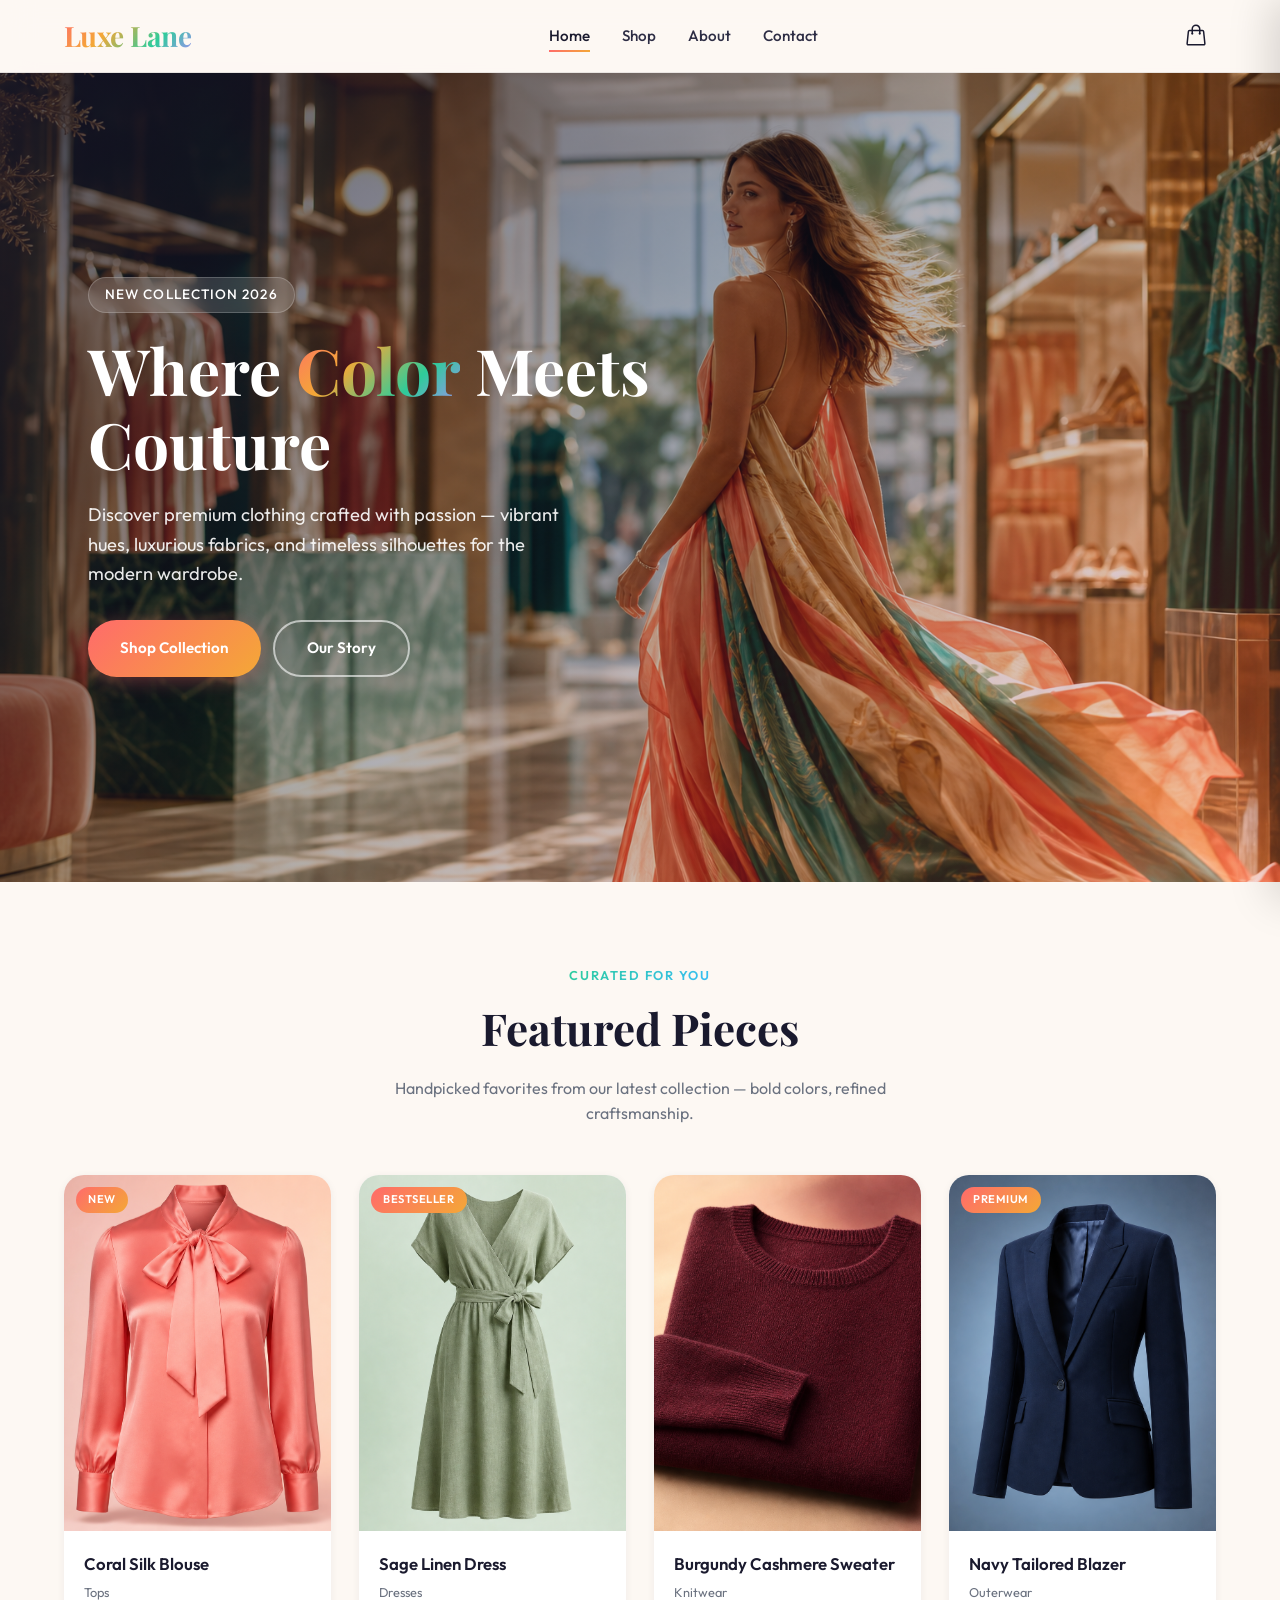
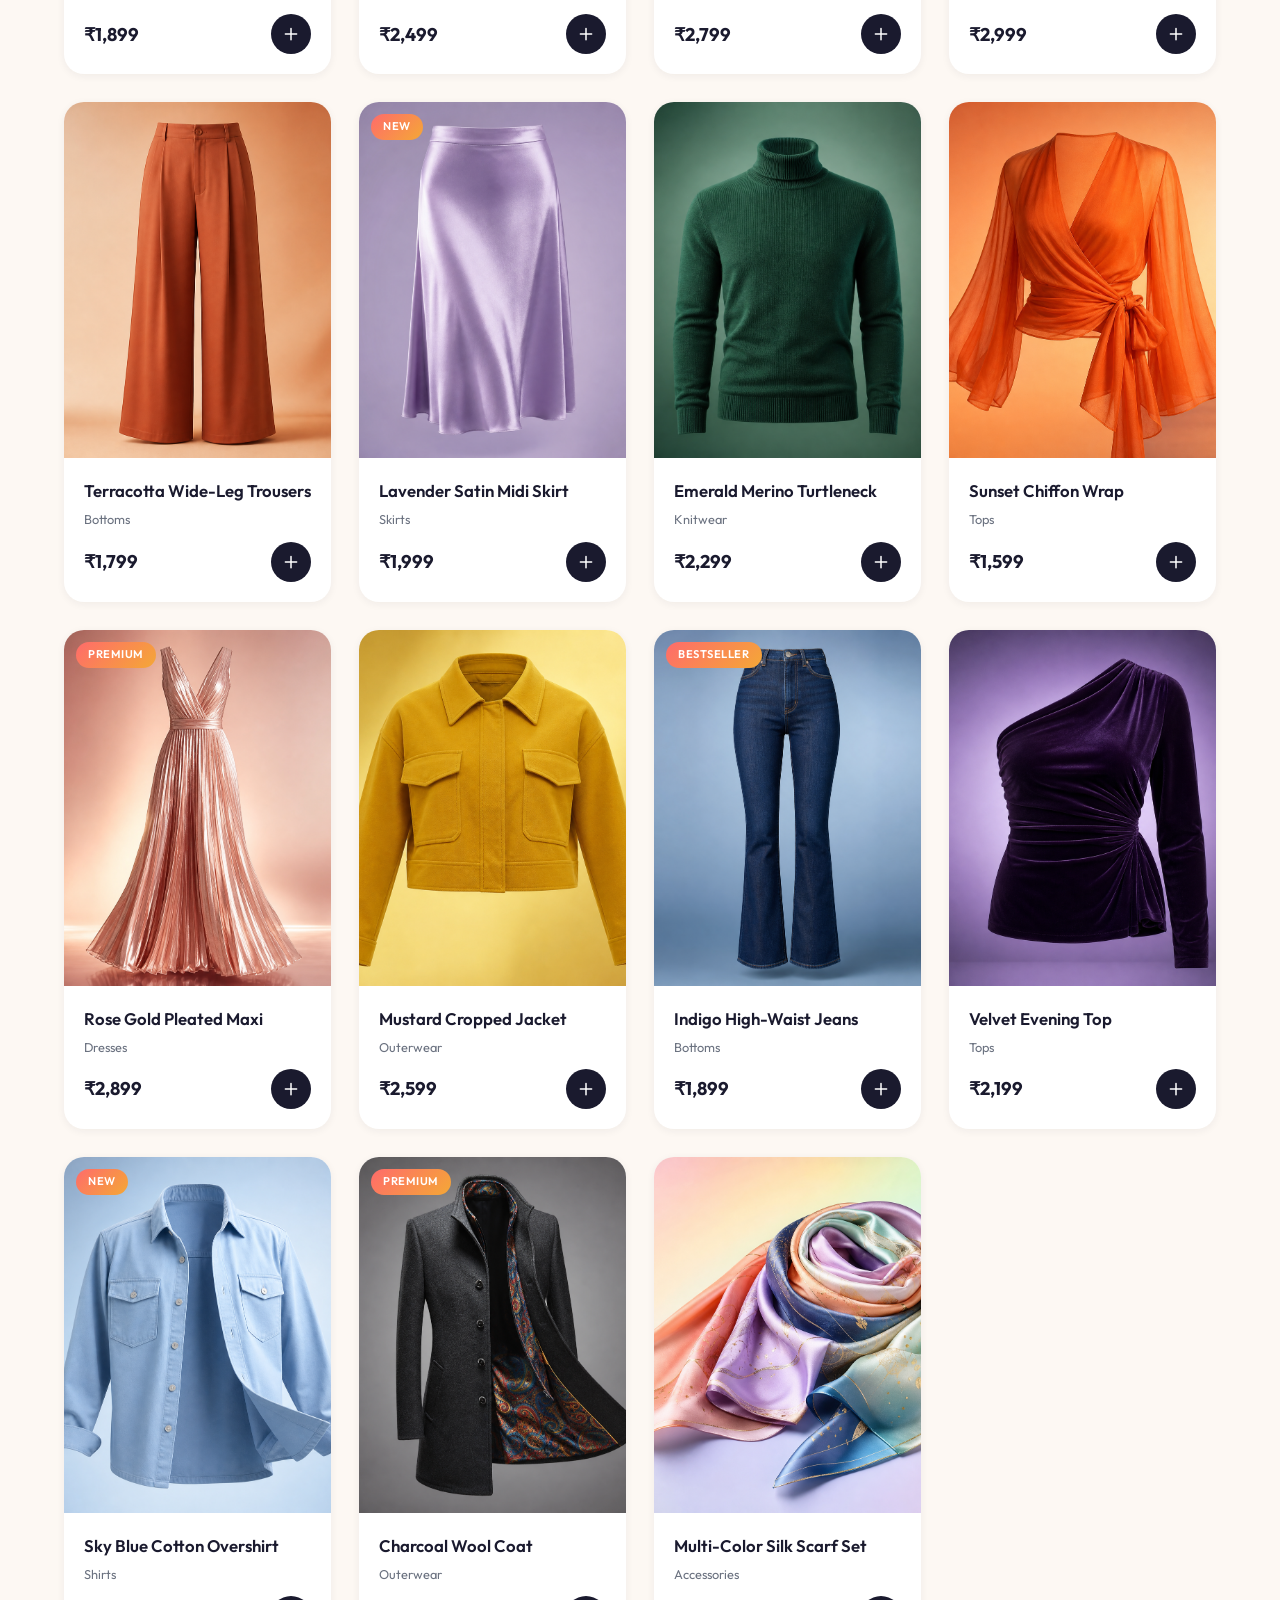
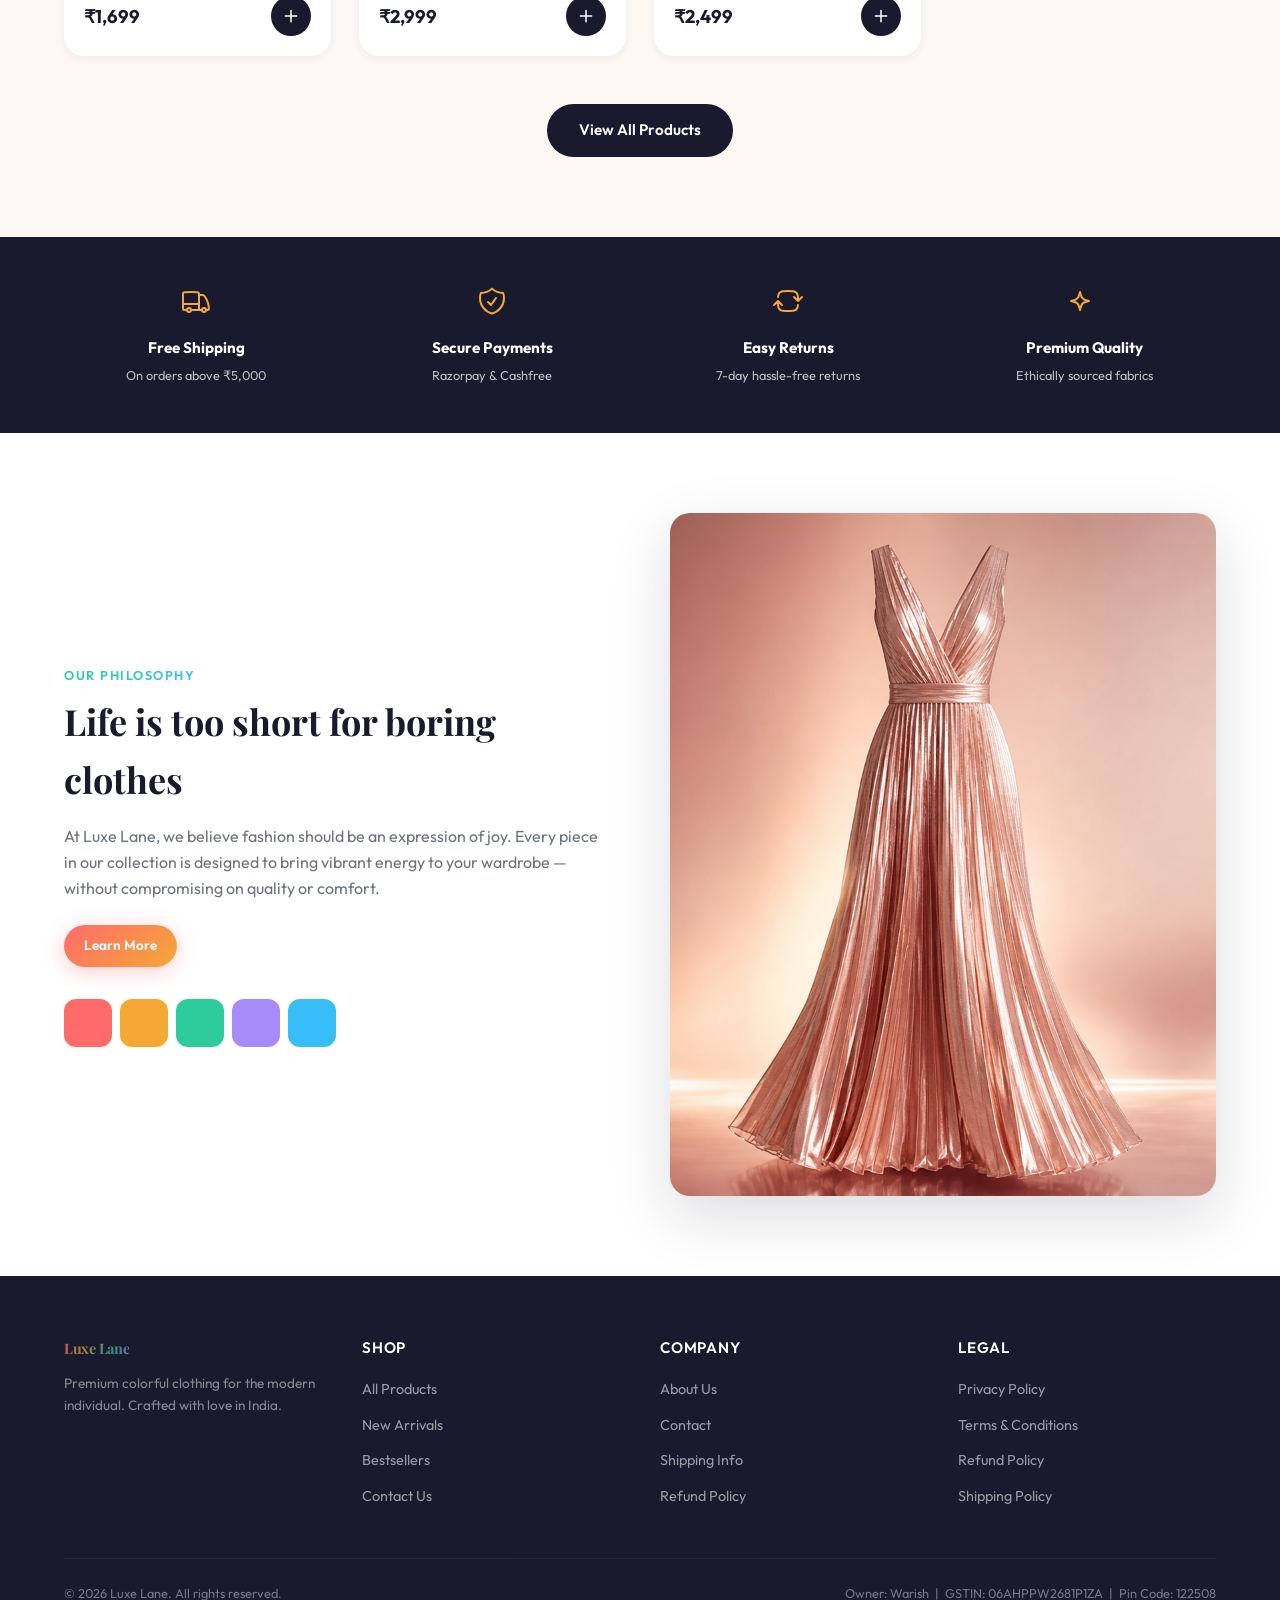
<file: index.html>
<!DOCTYPE html>
<html lang="en">
<head>
  <meta charset="UTF-8">
  <meta name="viewport" content="width=device-width, initial-scale=1.0">
  <title>Luxe Lane — Premium Colorful Clothing</title>
  <meta name="description" content="Luxe Lane — Where color meets couture. Shop premium clothing with vibrant, modern designs.">
  <link rel="icon" type="image/png" href="assets/favicon.png">
  <link rel="stylesheet" href="css/styles.css">
</head>
<body>

  <!-- Header -->
  <header class="header"> 
    <div class="container header-inner">
      <a href="index.html" class="logo">Luxe Lane</a>
      <nav class="nav">
        <a href="index.html">Home</a>
        <a href="shop.html">Shop</a>
        <a href="about.html">About</a>
        <a href="contact.html">Contact</a>
      </nav>
      <div class="header-actions">
        <button class="cart-btn" aria-label="Open cart">
          <svg xmlns="http://www.w3.org/2000/svg" fill="none" viewBox="0 0 24 24" stroke="currentColor" stroke-width="1.5">
            <path stroke-linecap="round" stroke-linejoin="round" d="M15.75 10.5V6a3.75 3.75 0 10-7.5 0v4.5m11.356-1.993l1.263 12c.07.665-.45 1.243-1.119 1.243H4.25a1.125 1.125 0 01-1.12-1.243l1.264-12A1.125 1.125 0 015.513 7.5h12.974c.576 0 1.059.435 1.119 1.007zM8.625 10.5a.375.375 0 11-.75 0 .375.375 0 01.75 0zm7.5 0a.375.375 0 11-.75 0 .375.375 0 01.75 0z"/>
          </svg>
          <span class="cart-count" style="display:none">0</span>
        </button>
        <button class="menu-toggle" aria-label="Toggle menu">
          <span></span><span></span><span></span>
        </button>
      </div>
    </div>
  </header>

  <!-- Hero -->
  <section class="hero">
    <div class="hero-bg">
      <img src="assets/hero.jpg" alt="Luxe Lane fashion collection">
      <div class="hero-overlay"></div>
    </div>
    <div class="hero-content">
      <span class="hero-tag">New Collection 2026</span>
      <h1>Where <span>Color</span> Meets Couture</h1>
      <p>Discover premium clothing crafted with passion — vibrant hues, luxurious fabrics, and timeless silhouettes for the modern wardrobe.</p>
      <div style="display:flex;gap:12px;flex-wrap:wrap;">
        <a href="shop.html" class="btn btn-primary">Shop Collection</a>
        <a href="about.html" class="btn btn-outline">Our Story</a>
      </div>
    </div>
  </section>

  <!-- Featured Products -->
  <section class="section">
    <div class="container">
      <div class="section-header">
        <span class="section-label">Curated For You</span>
        <h2>Featured Pieces</h2>
        <p>Handpicked favorites from our latest collection — bold colors, refined craftsmanship.</p>
      </div>
      <div class="product-grid" id="featured-products"></div>
      <div style="text-align:center;margin-top:48px;">
        <a href="shop.html" class="btn btn-secondary">View All Products</a>
      </div>
    </div>
  </section>

  <!-- Features -->
  <section class="features-strip">
    <div class="container">
      <div class="features-grid">
        <div class="feature-item">
          <svg xmlns="http://www.w3.org/2000/svg" fill="none" viewBox="0 0 24 24" stroke="currentColor" stroke-width="1.5"><path stroke-linecap="round" stroke-linejoin="round" d="M8.25 18.75a1.5 1.5 0 01-3 0m3 0a1.5 1.5 0 00-3 0m3 0h6m-9 0H3.375a1.125 1.125 0 01-1.125-1.125V14.25m17.25 4.5a1.5 1.5 0 01-3 0m3 0a1.5 1.5 0 00-3 0m3 0h1.125c.621 0 1.129-.504 1.09-1.124a17.902 17.902 0 00-3.213-9.193 2.056 2.056 0 00-1.58-.86H14.25M16.5 18.75h-2.25m0-11.177v-.958c0-.568-.422-1.048-.987-1.106a48.554 48.554 0 00-10.026 0 1.106 1.106 0 00-.987 1.106v7.635m12-6.677v6.677m0 4.5v-4.5m0 0h-12"/></svg>
          <h4>Free Shipping</h4>
          <p>On orders above ₹5,000</p>
        </div>
        <div class="feature-item">
          <svg xmlns="http://www.w3.org/2000/svg" fill="none" viewBox="0 0 24 24" stroke="currentColor" stroke-width="1.5"><path stroke-linecap="round" stroke-linejoin="round" d="M9 12.75L11.25 15 15 9.75m-3-7.036A11.959 11.959 0 013.598 6 11.99 11.99 0 003 9.749c0 5.592 3.824 10.29 9 11.623 5.176-1.332 9-6.03 9-11.622 0-1.31-.21-2.571-.598-3.751h-.152c-3.196 0-6.1-1.248-8.25-3.285z"/></svg>
          <h4>Secure Payments</h4>
          <p>Razorpay & Cashfree</p>
        </div>
        <div class="feature-item">
          <svg xmlns="http://www.w3.org/2000/svg" fill="none" viewBox="0 0 24 24" stroke="currentColor" stroke-width="1.5"><path stroke-linecap="round" stroke-linejoin="round" d="M19.5 12c0-1.232-.046-2.453-.138-3.662a4.006 4.006 0 00-3.7-3.7 48.678 48.678 0 00-7.324 0 4.006 4.006 0 00-3.7 3.7c-.017.22-.032.441-.046.662M19.5 12l3-3m-3 3l-3-3m-12 3c0 1.232.046 2.453.138 3.662a4.006 4.006 0 003.7 3.7 48.656 48.656 0 007.324 0 4.006 4.006 0 003.7-3.7c.017-.22.032-.441.046-.662M4.5 12l3 3m-3-3l-3 3"/></svg>
          <h4>Easy Returns</h4>
          <p>7-day hassle-free returns</p>
        </div>
        <div class="feature-item">
          <svg xmlns="http://www.w3.org/2000/svg" fill="none" viewBox="0 0 24 24" stroke="currentColor" stroke-width="1.5"><path stroke-linecap="round" stroke-linejoin="round" d="M9.813 15.904L9 18.75l-.813-2.846a4.5 4.5 0 00-3.09-3.09L2.25 12l2.846-.813a4.5 4.5 0 003.09-3.09L9 5.25l.813 2.846a4.5 4.5 0 003.09 3.09L15.75 12l-2.846.813a4.5 4.5 0 00-3.09 3.09z"/></svg>
          <h4>Premium Quality</h4>
          <p>Ethically sourced fabrics</p>
        </div>
      </div>
    </div>
  </section>

  <!-- About Preview -->
  <section class="section" style="background:var(--white);">
    <div class="container about-preview">
      <div class="about-preview-text">
        <span class="section-label">Our Philosophy</span>
        <h2>Life is too short for boring clothes</h2>
        <p>At Luxe Lane, we believe fashion should be an expression of joy. Every piece in our collection is designed to bring vibrant energy to your wardrobe — without compromising on quality or comfort.</p>
        <a href="about.html" class="btn btn-primary btn-sm">Learn More</a>
        <div class="color-blocks">
          <div class="color-block"></div>
          <div class="color-block"></div>
          <div class="color-block"></div>
          <div class="color-block"></div>
          <div class="color-block"></div>
        </div>
      </div>
      <div class="about-preview-visual">
        <img src="assets/product-09.jpg" alt="Luxe Lane collection preview">
      </div>
    </div>
  </section>

  <!-- Footer -->
  <footer class="footer">
    <div class="container">
      <div class="footer-grid">
        <div class="footer-col footer-brand">
          <a href="index.html" class="logo">Luxe Lane</a>
          <p>Premium colorful clothing for the modern individual. Crafted with love in India.</p>
        </div>
        <div class="footer-col">
          <h4>Shop</h4>
          <ul>
            <li><a href="shop.html">All Products</a></li>
            <li><a href="shop.html">New Arrivals</a></li>
            <li><a href="shop.html">Bestsellers</a></li>
            <li><a href="contact.html">Contact Us</a></li>
          </ul>
        </div>
        <div class="footer-col">
          <h4>Company</h4>
          <ul>
            <li><a href="about.html">About Us</a></li>
            <li><a href="contact.html">Contact</a></li>
            <li><a href="shipping.html">Shipping Info</a></li>
            <li><a href="refund.html">Refund Policy</a></li>
          </ul>
        </div>
        <div class="footer-col">
          <h4>Legal</h4>
          <ul>
            <li><a href="privacy.html">Privacy Policy</a></li>
            <li><a href="terms.html">Terms & Conditions</a></li>
            <li><a href="refund.html">Refund Policy</a></li>
            <li><a href="shipping.html">Shipping Policy</a></li>
          </ul>
        </div>
      </div>
      <div class="footer-bottom">
        <span>&copy; 2026 Luxe Lane. All rights reserved.</span>
        <span>Owner: Warish &nbsp;|&nbsp; GSTIN: 06AHPPW2681P1ZA &nbsp;|&nbsp; Pin Code: 122508</span>
      </div>
    </div>
  </footer>

  <!-- Cart Sidebar -->
  <div class="cart-overlay"></div>
  <aside class="cart-sidebar">
    <div class="cart-header">
      <h3>Your Cart</h3>
      <button class="cart-close" aria-label="Close cart">
        <svg xmlns="http://www.w3.org/2000/svg" width="24" height="24" fill="none" viewBox="0 0 24 24" stroke="currentColor" stroke-width="1.5"><path stroke-linecap="round" stroke-linejoin="round" d="M6 18L18 6M6 6l12 12"/></svg>
      </button>
    </div>
    <div class="cart-items"></div>
    <div class="cart-footer">
      <div class="cart-total">
        <span>Total</span>
        <span class="cart-total-amount">₹0</span>
      </div>
      <a href="checkout.html" class="btn btn-primary">Proceed to Checkout</a>
    </div>
  </aside>

  <script src="js/products-extra.js"></script>
  <script src="js/script.js"></script>
</body>
</html>
</file>
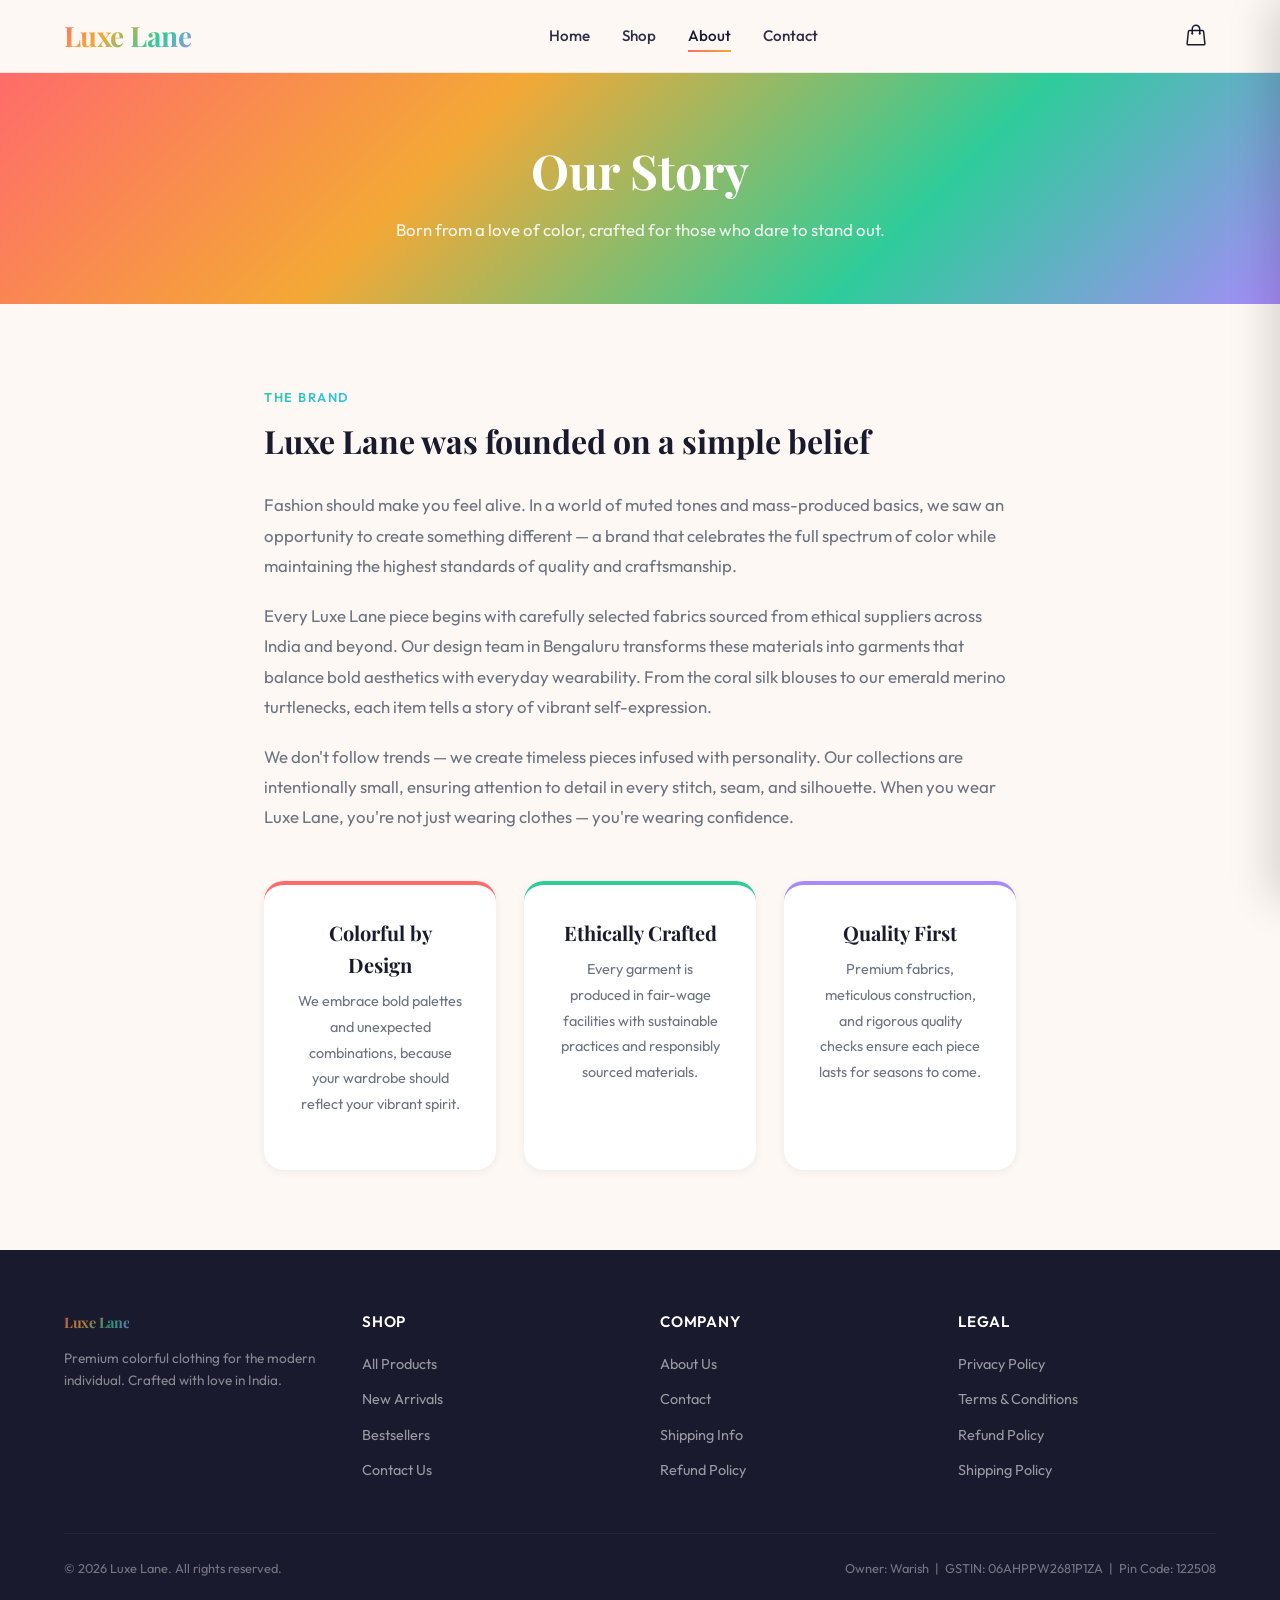
<file: about.html>
<!DOCTYPE html>
<html lang="en">
<head>
  <meta charset="UTF-8">
  <meta name="viewport" content="width=device-width, initial-scale=1.0">
  <title>About — Luxe Lane</title>
  <meta name="description" content="Discover the story and philosophy behind Luxe Lane premium clothing.">
  <link rel="icon" type="image/png" href="assets/favicon.png">
  <link rel="stylesheet" href="css/styles.css">
</head>
<body>

  <header class="header">
    <div class="container header-inner">
      <a href="index.html" class="logo">Luxe Lane</a>
      <nav class="nav">
        <a href="index.html">Home</a>
        <a href="shop.html">Shop</a>
        <a href="about.html">About</a>
        <a href="contact.html">Contact</a>
      </nav>
      <div class="header-actions">
        <button class="cart-btn" aria-label="Open cart">
          <svg xmlns="http://www.w3.org/2000/svg" fill="none" viewBox="0 0 24 24" stroke="currentColor" stroke-width="1.5">
            <path stroke-linecap="round" stroke-linejoin="round" d="M15.75 10.5V6a3.75 3.75 0 10-7.5 0v4.5m11.356-1.993l1.263 12c.07.665-.45 1.243-1.119 1.243H4.25a1.125 1.125 0 01-1.12-1.243l1.264-12A1.125 1.125 0 015.513 7.5h12.974c.576 0 1.059.435 1.119 1.007zM8.625 10.5a.375.375 0 11-.75 0 .375.375 0 01.75 0zm7.5 0a.375.375 0 11-.75 0 .375.375 0 01.75 0z"/>
          </svg>
          <span class="cart-count" style="display:none">0</span>
        </button>
        <button class="menu-toggle" aria-label="Toggle menu">
          <span></span><span></span><span></span>
        </button>
      </div>
    </div>
  </header>

  <section class="page-hero">
    <div class="container">
      <h1>Our Story</h1>
      <p>Born from a love of color, crafted for those who dare to stand out.</p>
    </div>
  </section>

  <section class="section">
    <div class="container about-story">
      <span class="section-label">The Brand</span>
      <h2 style="font-family:var(--font-display);font-size:2rem;margin-bottom:24px;">Luxe Lane was founded on a simple belief</h2>
      <p>Fashion should make you feel alive. In a world of muted tones and mass-produced basics, we saw an opportunity to create something different — a brand that celebrates the full spectrum of color while maintaining the highest standards of quality and craftsmanship.</p>
      <p>Every Luxe Lane piece begins with carefully selected fabrics sourced from ethical suppliers across India and beyond. Our design team in Bengaluru transforms these materials into garments that balance bold aesthetics with everyday wearability. From the coral silk blouses to our emerald merino turtlenecks, each item tells a story of vibrant self-expression.</p>
      <p>We don't follow trends — we create timeless pieces infused with personality. Our collections are intentionally small, ensuring attention to detail in every stitch, seam, and silhouette. When you wear Luxe Lane, you're not just wearing clothes — you're wearing confidence.</p>

      <div class="values-grid">
        <div class="value-card">
          <h3>Colorful by Design</h3>
          <p>We embrace bold palettes and unexpected combinations, because your wardrobe should reflect your vibrant spirit.</p>
        </div>
        <div class="value-card">
          <h3>Ethically Crafted</h3>
          <p>Every garment is produced in fair-wage facilities with sustainable practices and responsibly sourced materials.</p>
        </div>
        <div class="value-card">
          <h3>Quality First</h3>
          <p>Premium fabrics, meticulous construction, and rigorous quality checks ensure each piece lasts for seasons to come.</p>
        </div>
      </div>
    </div>
  </section>

  <footer class="footer">
    <div class="container">
      <div class="footer-grid">
        <div class="footer-col footer-brand">
          <a href="index.html" class="logo">Luxe Lane</a>
          <p>Premium colorful clothing for the modern individual. Crafted with love in India.</p>
        </div>
        <div class="footer-col">
          <h4>Shop</h4>
          <ul>
            <li><a href="shop.html">All Products</a></li>
            <li><a href="shop.html">New Arrivals</a></li>
            <li><a href="shop.html">Bestsellers</a></li>
            <li><a href="contact.html">Contact Us</a></li>
          </ul>
        </div>
        <div class="footer-col">
          <h4>Company</h4>
          <ul>
            <li><a href="about.html">About Us</a></li>
            <li><a href="contact.html">Contact</a></li>
            <li><a href="shipping.html">Shipping Info</a></li>
            <li><a href="refund.html">Refund Policy</a></li>
          </ul>
        </div>
        <div class="footer-col">
          <h4>Legal</h4>
          <ul>
            <li><a href="privacy.html">Privacy Policy</a></li>
            <li><a href="terms.html">Terms & Conditions</a></li>
            <li><a href="refund.html">Refund Policy</a></li>
            <li><a href="shipping.html">Shipping Policy</a></li>
          </ul>
        </div>
      </div>
      <div class="footer-bottom">
        <span>&copy; 2026 Luxe Lane. All rights reserved.</span>
        <span>Owner: Warish &nbsp;|&nbsp; GSTIN: 06AHPPW2681P1ZA &nbsp;|&nbsp; Pin Code: 122508</span>
      </div>
    </div>
  </footer>

  <div class="cart-overlay"></div>
  <aside class="cart-sidebar">
    <div class="cart-header">
      <h3>Your Cart</h3>
      <button class="cart-close" aria-label="Close cart">
        <svg xmlns="http://www.w3.org/2000/svg" width="24" height="24" fill="none" viewBox="0 0 24 24" stroke="currentColor" stroke-width="1.5"><path stroke-linecap="round" stroke-linejoin="round" d="M6 18L18 6M6 6l12 12"/></svg>
      </button>
    </div>
    <div class="cart-items"></div>
    <div class="cart-footer">
      <div class="cart-total">
        <span>Total</span>
        <span class="cart-total-amount">₹0</span>
      </div>
      <a href="checkout.html" class="btn btn-primary">Proceed to Checkout</a>
    </div>
  </aside>

  <script src="js/products-extra.js"></script>
  <script src="js/script.js"></script>
</body>
</html>
</file>
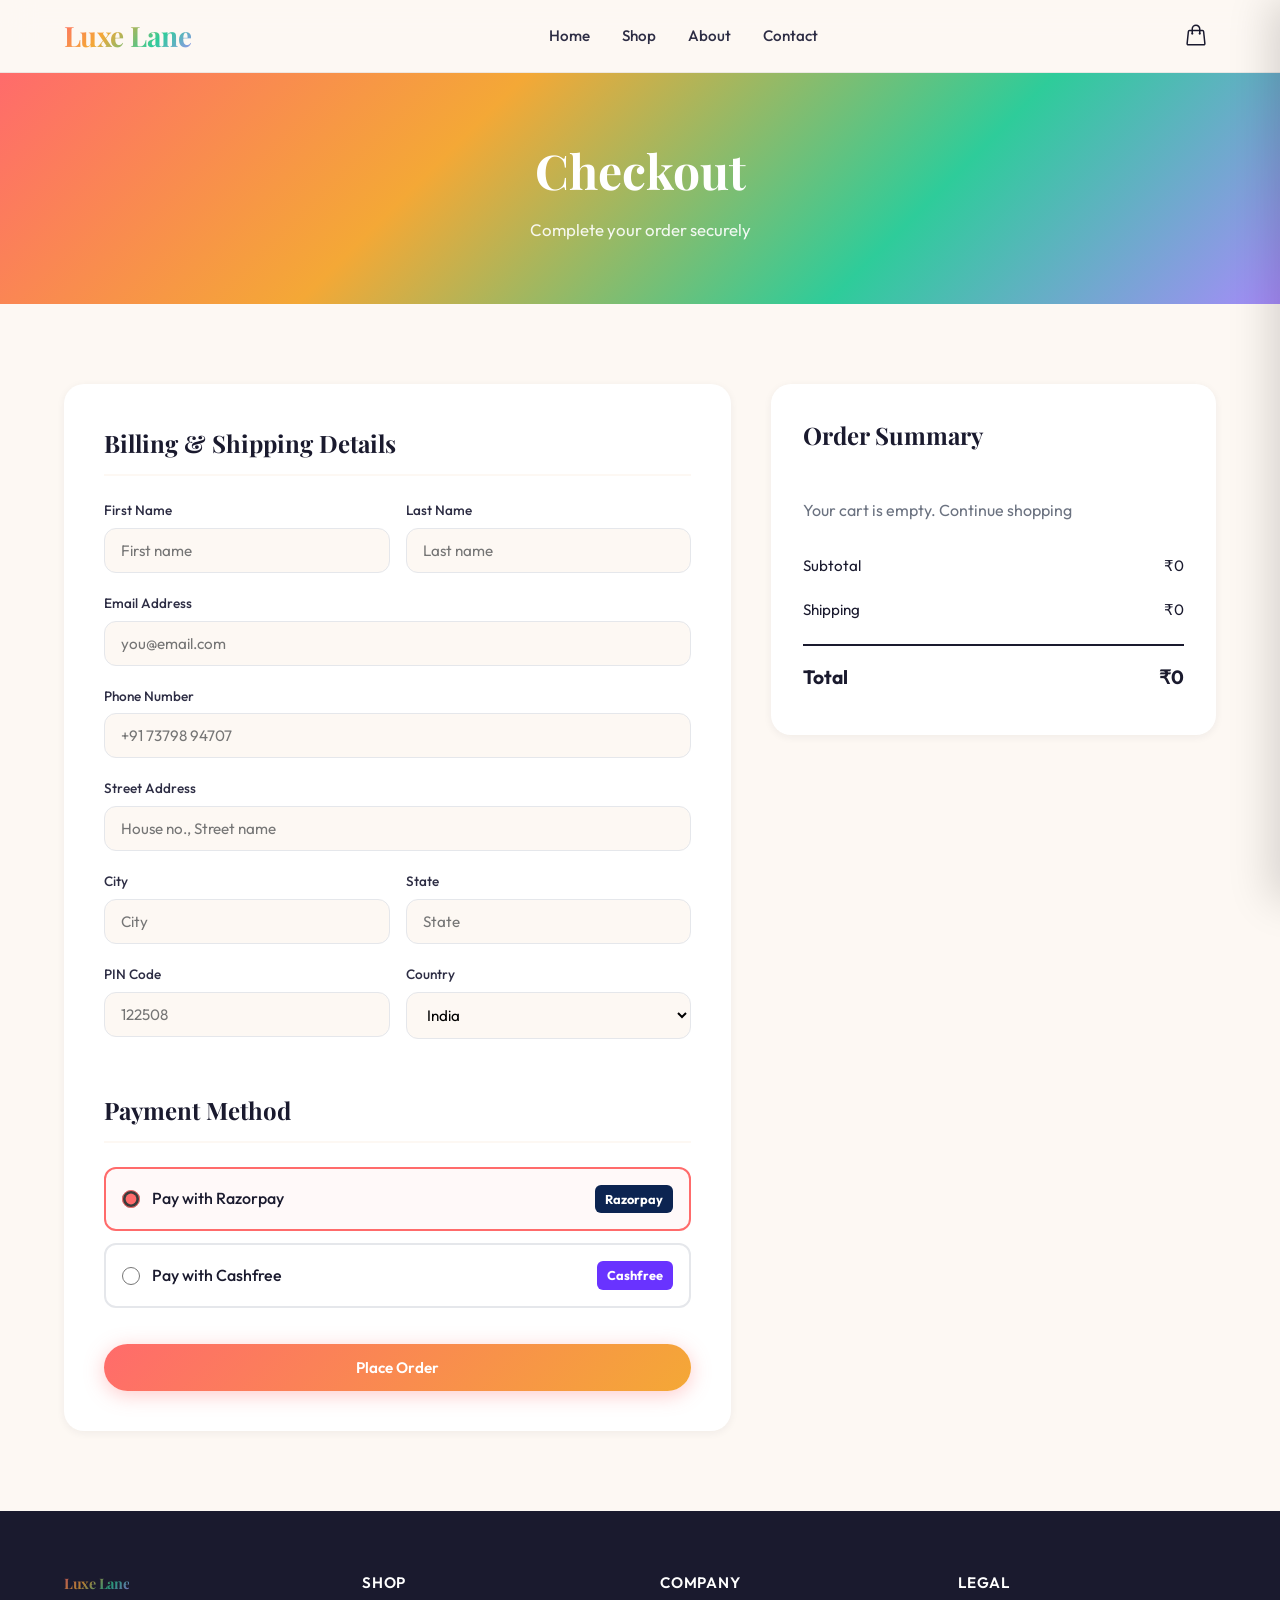
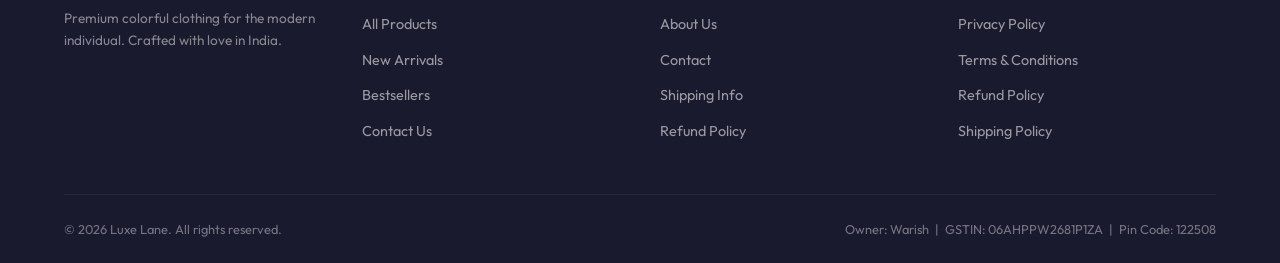
<file: checkout.html>
<!DOCTYPE html>
<html lang="en">
<head>
  <meta charset="UTF-8">
  <meta name="viewport" content="width=device-width, initial-scale=1.0">
  <title>Checkout — Luxe Lane</title>
  <meta name="description" content="Complete your Luxe Lane order with secure payment via Razorpay or Cashfree.">
  <link rel="icon" type="image/png" href="assets/favicon.png">
  <link rel="stylesheet" href="css/styles.css">
</head>
<body>

  <header class="header">
    <div class="container header-inner">
      <a href="index.html" class="logo">Luxe Lane</a>
      <nav class="nav">
        <a href="index.html">Home</a>
        <a href="shop.html">Shop</a>
        <a href="about.html">About</a>
        <a href="contact.html">Contact</a>
      </nav>
      <div class="header-actions">
        <button class="cart-btn" aria-label="Open cart">
          <svg xmlns="http://www.w3.org/2000/svg" fill="none" viewBox="0 0 24 24" stroke="currentColor" stroke-width="1.5">
            <path stroke-linecap="round" stroke-linejoin="round" d="M15.75 10.5V6a3.75 3.75 0 10-7.5 0v4.5m11.356-1.993l1.263 12c.07.665-.45 1.243-1.119 1.243H4.25a1.125 1.125 0 01-1.12-1.243l1.264-12A1.125 1.125 0 015.513 7.5h12.974c.576 0 1.059.435 1.119 1.007zM8.625 10.5a.375.375 0 11-.75 0 .375.375 0 01.75 0zm7.5 0a.375.375 0 11-.75 0 .375.375 0 01.75 0z"/>
          </svg>
          <span class="cart-count" style="display:none">0</span>
        </button>
        <button class="menu-toggle" aria-label="Toggle menu">
          <span></span><span></span><span></span>
        </button>
      </div>
    </div>
  </header>

  <section class="page-hero">
    <div class="container">
      <h1>Checkout</h1>
      <p>Complete your order securely</p>
    </div>
  </section>

  <section class="section">
    <div class="container checkout-layout">
      <form class="checkout-form-section" id="checkout-form">
        <h2>Billing & Shipping Details</h2>
        <div class="form-row">
          <div class="form-group">
            <label for="first-name">First Name</label>
            <input type="text" id="first-name" name="first_name" required placeholder="First name">
          </div>
          <div class="form-group">
            <label for="last-name">Last Name</label>
            <input type="text" id="last-name" name="last_name" required placeholder="Last name">
          </div>
        </div>
        <div class="form-group">
          <label for="checkout-email">Email Address</label>
          <input type="email" id="checkout-email" name="email" required placeholder="you@email.com">
        </div>
        <div class="form-group">
          <label for="phone">Phone Number</label>
          <input type="tel" id="phone" name="phone" required placeholder="+91 73798 94707">
        </div>
        <div class="form-group">
          <label for="address">Street Address</label>
          <input type="text" id="address" name="address" required placeholder="House no., Street name">
        </div>
        <div class="form-row">
          <div class="form-group">
            <label for="city">City</label>
            <input type="text" id="city" name="city" required placeholder="City">
          </div>
          <div class="form-group">
            <label for="state">State</label>
            <input type="text" id="state" name="state" required placeholder="State">
          </div>
        </div>
        <div class="form-row">
          <div class="form-group">
            <label for="pincode">PIN Code</label>
            <input type="text" id="pincode" name="pincode" required placeholder="122508" pattern="[0-9]{6}">
          </div>
          <div class="form-group">
            <label for="country">Country</label>
            <select id="country" name="country" required>
              <option value="IN" selected>India</option>
            </select>
          </div>
        </div>

        <h2 style="margin-top:32px;">Payment Method</h2>
        <div class="payment-options">
          <div class="payment-option selected">
            <input type="radio" name="payment" id="razorpay" value="razorpay" checked>
            <label for="razorpay">Pay with Razorpay</label>
            <span class="payment-logo razorpay">Razorpay</span>
          </div>
          <div class="payment-option">
            <input type="radio" name="payment" id="cashfree" value="cashfree">
            <label for="cashfree">Pay with Cashfree</label>
            <span class="payment-logo cashfree">Cashfree</span>
          </div>
        </div>

        <button type="submit" class="btn btn-primary" style="width:100%;margin-top:24px;justify-content:center;">Place Order</button>
      </form>

      <div class="order-summary">
        <h2>Order Summary</h2>
        <div id="checkout-items"></div>
        <div class="summary-row">
          <span>Subtotal</span>
          <span id="checkout-subtotal">₹0</span>
        </div>
        <div class="summary-row">
          <span>Shipping</span>
          <span id="checkout-shipping">₹0</span>
        </div>
        <div class="summary-row total">
          <span>Total</span>
          <span id="checkout-total">₹0</span>
        </div>
      </div>
    </div>
  </section>

  <footer class="footer">
    <div class="container">
      <div class="footer-grid">
        <div class="footer-col footer-brand">
          <a href="index.html" class="logo">Luxe Lane</a>
          <p>Premium colorful clothing for the modern individual. Crafted with love in India.</p>
        </div>
        <div class="footer-col">
          <h4>Shop</h4>
          <ul>
            <li><a href="shop.html">All Products</a></li>
            <li><a href="shop.html">New Arrivals</a></li>
            <li><a href="shop.html">Bestsellers</a></li>
            <li><a href="contact.html">Contact Us</a></li>
          </ul>
        </div>
        <div class="footer-col">
          <h4>Company</h4>
          <ul>
            <li><a href="about.html">About Us</a></li>
            <li><a href="contact.html">Contact</a></li>
            <li><a href="shipping.html">Shipping Info</a></li>
            <li><a href="refund.html">Refund Policy</a></li>
          </ul>
        </div>
        <div class="footer-col">
          <h4>Legal</h4>
          <ul>
            <li><a href="privacy.html">Privacy Policy</a></li>
            <li><a href="terms.html">Terms & Conditions</a></li>
            <li><a href="refund.html">Refund Policy</a></li>
            <li><a href="shipping.html">Shipping Policy</a></li>
          </ul>
        </div>
      </div>
      <div class="footer-bottom">
        <span>&copy; 2026 Luxe Lane. All rights reserved.</span>
        <span>Owner: Warish &nbsp;|&nbsp; GSTIN: 06AHPPW2681P1ZA &nbsp;|&nbsp; Pin Code: 122508</span>
      </div>
    </div>
  </footer>

  <div class="cart-overlay"></div>
  <aside class="cart-sidebar">
    <div class="cart-header">
      <h3>Your Cart</h3>
      <button class="cart-close" aria-label="Close cart">
        <svg xmlns="http://www.w3.org/2000/svg" width="24" height="24" fill="none" viewBox="0 0 24 24" stroke="currentColor" stroke-width="1.5"><path stroke-linecap="round" stroke-linejoin="round" d="M6 18L18 6M6 6l12 12"/></svg>
      </button>
    </div>
    <div class="cart-items"></div>
    <div class="cart-footer">
      <div class="cart-total">
        <span>Total</span>
        <span class="cart-total-amount">₹0</span>
      </div>
      <a href="checkout.html" class="btn btn-primary">Proceed to Checkout</a>
    </div>
  </aside>

  <script src="js/products-extra.js"></script>
  <script src="js/script.js"></script>
</body>
</html>
</file>
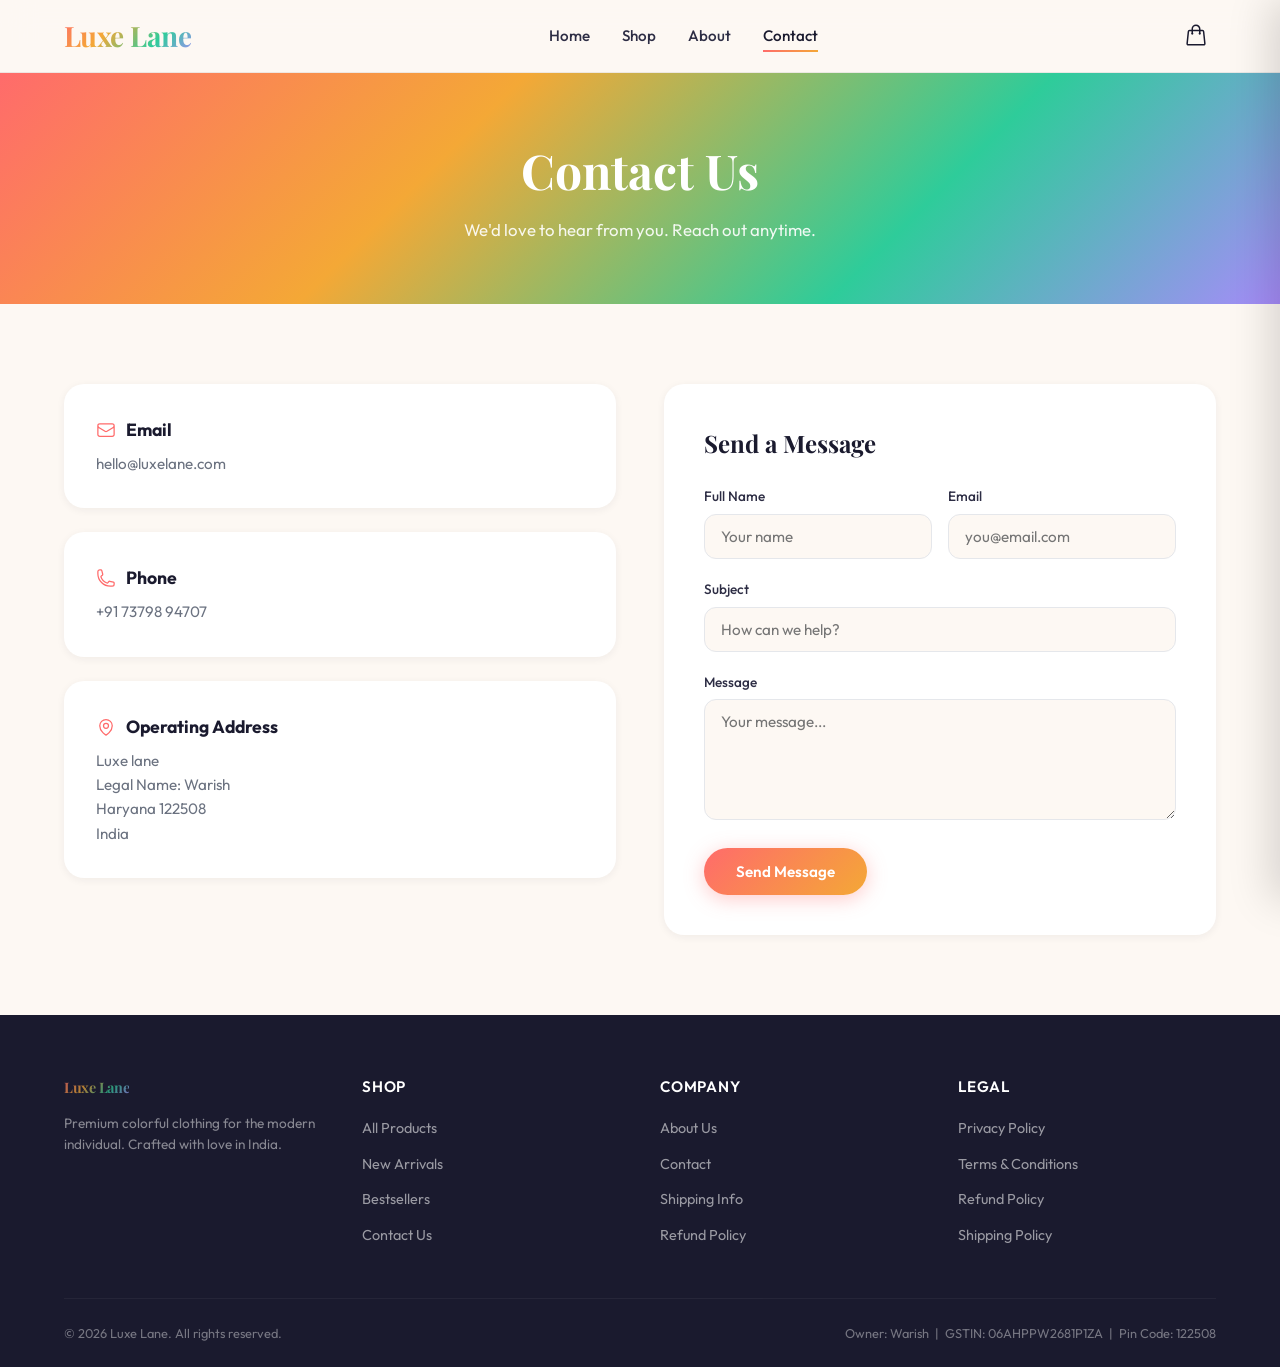
<file: contact.html>
<!DOCTYPE html>
<html lang="en">
<head>
  <meta charset="UTF-8">
  <meta name="viewport" content="width=device-width, initial-scale=1.0">
  <title>Contact — Luxe Lane</title>
  <meta name="description" content="Get in touch with Luxe Lane. Email, phone, and address details.">
  <link rel="icon" type="image/png" href="assets/favicon.png">
  <link rel="stylesheet" href="css/styles.css">
</head>
<body>

  <header class="header">
    <div class="container header-inner">
      <a href="index.html" class="logo">Luxe Lane</a>
      <nav class="nav">
        <a href="index.html">Home</a>
        <a href="shop.html">Shop</a>
        <a href="about.html">About</a>
        <a href="contact.html">Contact</a>
      </nav>
      <div class="header-actions">
        <button class="cart-btn" aria-label="Open cart">
          <svg xmlns="http://www.w3.org/2000/svg" fill="none" viewBox="0 0 24 24" stroke="currentColor" stroke-width="1.5">
            <path stroke-linecap="round" stroke-linejoin="round" d="M15.75 10.5V6a3.75 3.75 0 10-7.5 0v4.5m11.356-1.993l1.263 12c.07.665-.45 1.243-1.119 1.243H4.25a1.125 1.125 0 01-1.12-1.243l1.264-12A1.125 1.125 0 015.513 7.5h12.974c.576 0 1.059.435 1.119 1.007zM8.625 10.5a.375.375 0 11-.75 0 .375.375 0 01.75 0zm7.5 0a.375.375 0 11-.75 0 .375.375 0 01.75 0z"/>
          </svg>
          <span class="cart-count" style="display:none">0</span>
        </button>
        <button class="menu-toggle" aria-label="Toggle menu">
          <span></span><span></span><span></span>
        </button>
      </div>
    </div>
  </header>

  <section class="page-hero">
    <div class="container">
      <h1>Contact Us</h1>
      <p>We'd love to hear from you. Reach out anytime.</p>
    </div>
  </section>

  <section class="section">
    <div class="container contact-grid">
      <div>
        <div class="contact-info-card" style="margin-bottom:24px;">
          <h3>
            <svg xmlns="http://www.w3.org/2000/svg" fill="none" viewBox="0 0 24 24" stroke="currentColor" stroke-width="1.5"><path stroke-linecap="round" stroke-linejoin="round" d="M21.75 6.75v10.5a2.25 2.25 0 01-2.25 2.25h-15a2.25 2.25 0 01-2.25-2.25V6.75m19.5 0A2.25 2.25 0 0019.5 4.5h-15a2.25 2.25 0 00-2.25 2.25m19.5 0v.243a2.25 2.25 0 01-1.07 1.916l-7.5 4.615a2.25 2.25 0 01-2.36 0L3.32 8.91a2.25 2.25 0 01-1.07-1.916V6.75"/></svg>
            Email
          </h3>
          <p><a href="mailto:hello@luxelane.com">hello@luxelane.com</a></p>
        </div>
        <div class="contact-info-card" style="margin-bottom:24px;">
          <h3>
            <svg xmlns="http://www.w3.org/2000/svg" fill="none" viewBox="0 0 24 24" stroke="currentColor" stroke-width="1.5"><path stroke-linecap="round" stroke-linejoin="round" d="M2.25 6.75c0 8.284 6.716 15 15 15h2.25a2.25 2.25 0 002.25-2.25v-1.372c0-.516-.351-.966-.852-1.091l-4.423-1.106c-.44-.11-.902.055-1.173.417l-.97 1.293c-.282.376-.769.542-1.21.38a12.035 12.035 0 01-7.143-7.143c-.162-.441.004-.928.38-1.21l1.293-.97c.363-.271.527-.734.417-1.173L6.963 3.102a1.125 1.125 0 00-1.091-.852H4.5A2.25 2.25 0 002.25 4.5v2.25z"/></svg>
            Phone
          </h3>
          <p><a href="tel:+917379894707">+91 73798 94707</a></p>
        </div>
        <div class="contact-info-card">
          <h3>
            <svg xmlns="http://www.w3.org/2000/svg" fill="none" viewBox="0 0 24 24" stroke="currentColor" stroke-width="1.5"><path stroke-linecap="round" stroke-linejoin="round" d="M15 10.5a3 3 0 11-6 0 3 3 0 016 0z"/><path stroke-linecap="round" stroke-linejoin="round" d="M19.5 10.5c0 7.142-7.5 11.25-7.5 11.25S4.5 17.642 4.5 10.5a7.5 7.5 0 1115 0z"/></svg>
            Operating Address
          </h3>
          <p>Luxe lane<br>
          Legal Name: Warish<br>
          Haryana 122508<br>
          India</p>
        </div>
      </div>

      <form class="contact-form" id="contact-form">
        <h2 style="font-family:var(--font-display);font-size:1.5rem;margin-bottom:24px;">Send a Message</h2>
        <div class="form-row">
          <div class="form-group">
            <label for="name">Full Name</label>
            <input type="text" id="name" name="name" required placeholder="Your name">
          </div>
          <div class="form-group">
            <label for="email">Email</label>
            <input type="email" id="email" name="email" required placeholder="you@email.com">
          </div>
        </div>
        <div class="form-group">
          <label for="subject">Subject</label>
          <input type="text" id="subject" name="subject" required placeholder="How can we help?">
        </div>
        <div class="form-group">
          <label for="message">Message</label>
          <textarea id="message" name="message" rows="5" required placeholder="Your message..."></textarea>
        </div>
        <button type="submit" class="btn btn-primary">Send Message</button>
      </form>
    </div>
  </section>

  <footer class="footer">
    <div class="container">
      <div class="footer-grid">
        <div class="footer-col footer-brand">
          <a href="index.html" class="logo">Luxe Lane</a>
          <p>Premium colorful clothing for the modern individual. Crafted with love in India.</p>
        </div>
        <div class="footer-col">
          <h4>Shop</h4>
          <ul>
            <li><a href="shop.html">All Products</a></li>
            <li><a href="shop.html">New Arrivals</a></li>
            <li><a href="shop.html">Bestsellers</a></li>
            <li><a href="contact.html">Contact Us</a></li>
          </ul>
        </div>
        <div class="footer-col">
          <h4>Company</h4>
          <ul>
            <li><a href="about.html">About Us</a></li>
            <li><a href="contact.html">Contact</a></li>
            <li><a href="shipping.html">Shipping Info</a></li>
            <li><a href="refund.html">Refund Policy</a></li>
          </ul>
        </div>
        <div class="footer-col">
          <h4>Legal</h4>
          <ul>
            <li><a href="privacy.html">Privacy Policy</a></li>
            <li><a href="terms.html">Terms & Conditions</a></li>
            <li><a href="refund.html">Refund Policy</a></li>
            <li><a href="shipping.html">Shipping Policy</a></li>
          </ul>
        </div>
      </div>
      <div class="footer-bottom">
        <span>&copy; 2026 Luxe Lane. All rights reserved.</span>
        <span>Owner: Warish &nbsp;|&nbsp; GSTIN: 06AHPPW2681P1ZA &nbsp;|&nbsp; Pin Code: 122508</span>
      </div>
    </div>
  </footer>

  <div class="cart-overlay"></div>
  <aside class="cart-sidebar">
    <div class="cart-header">
      <h3>Your Cart</h3>
      <button class="cart-close" aria-label="Close cart">
        <svg xmlns="http://www.w3.org/2000/svg" width="24" height="24" fill="none" viewBox="0 0 24 24" stroke="currentColor" stroke-width="1.5"><path stroke-linecap="round" stroke-linejoin="round" d="M6 18L18 6M6 6l12 12"/></svg>
      </button>
    </div>
    <div class="cart-items"></div>
    <div class="cart-footer">
      <div class="cart-total">
        <span>Total</span>
        <span class="cart-total-amount">₹0</span>
      </div>
      <a href="checkout.html" class="btn btn-primary">Proceed to Checkout</a>
    </div>
  </aside>

  <script src="js/products-extra.js"></script>
  <script src="js/script.js"></script>
</body>
</html>
</file>
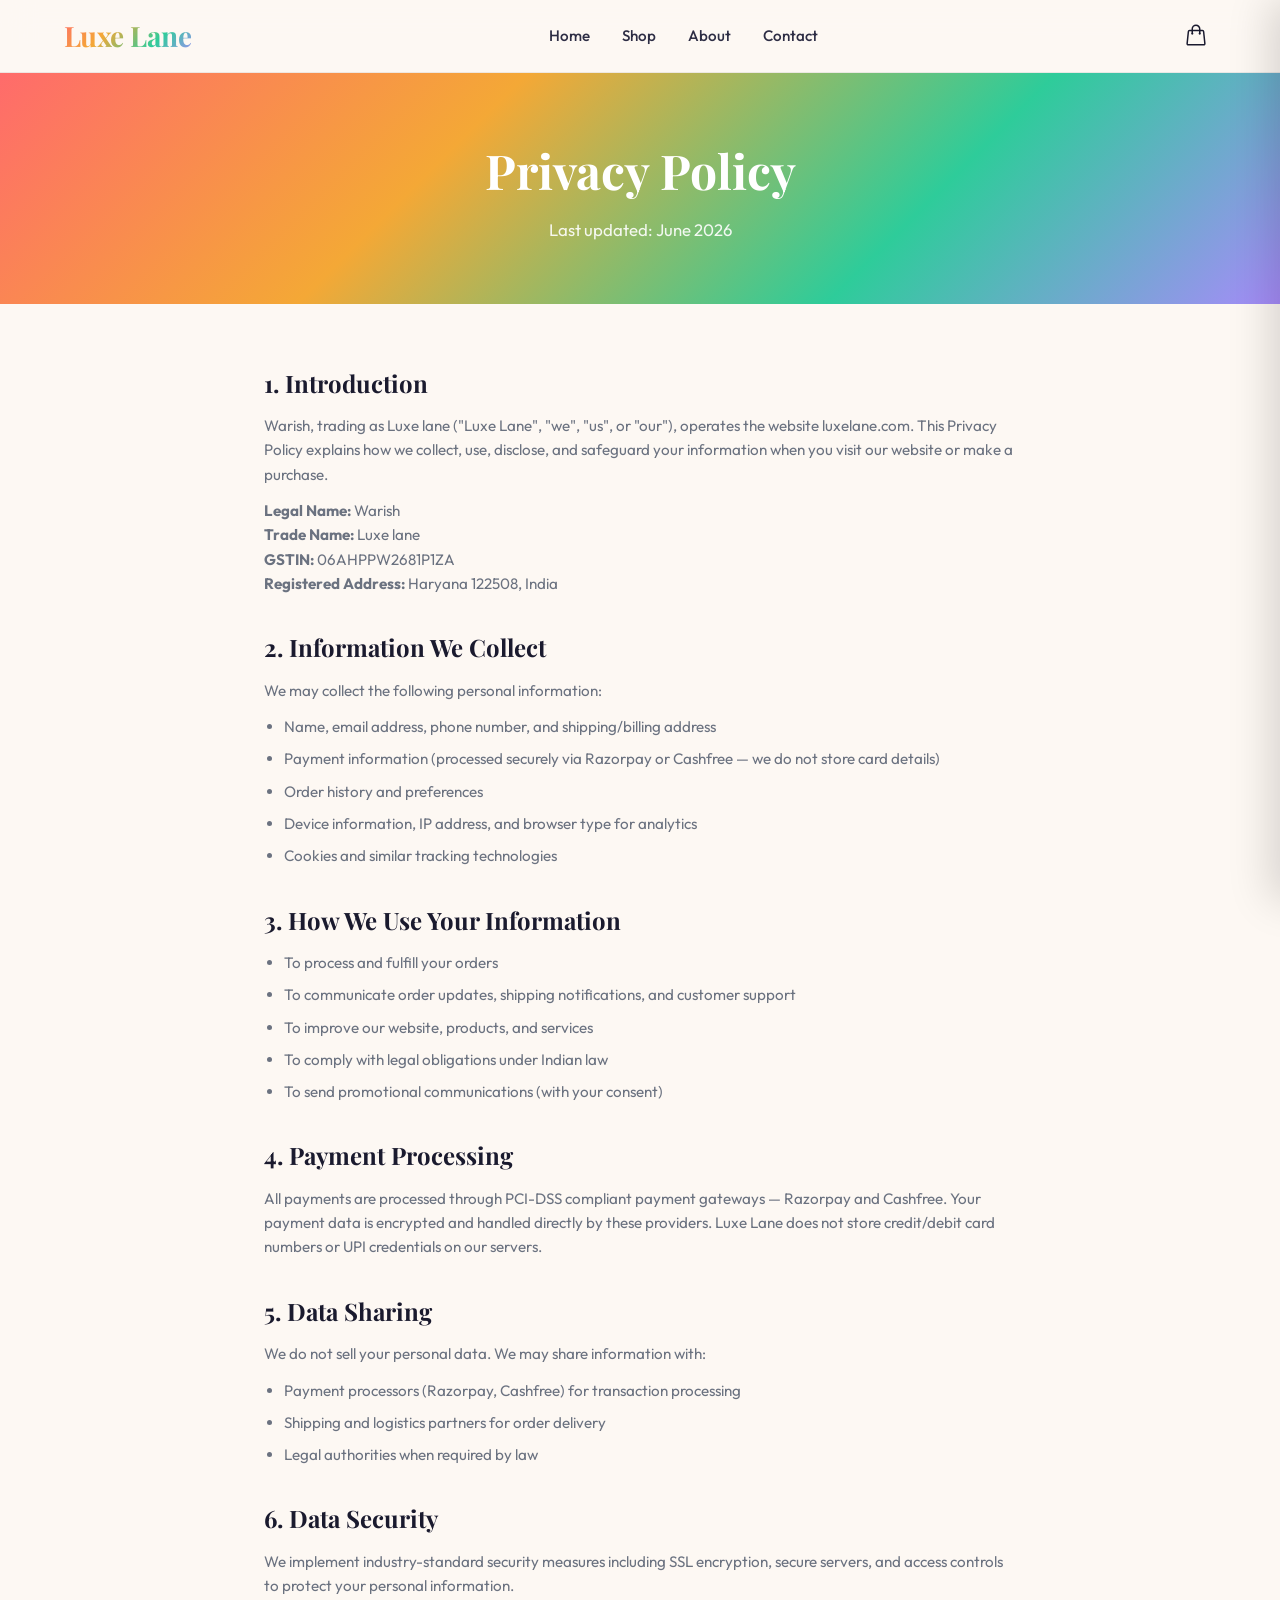
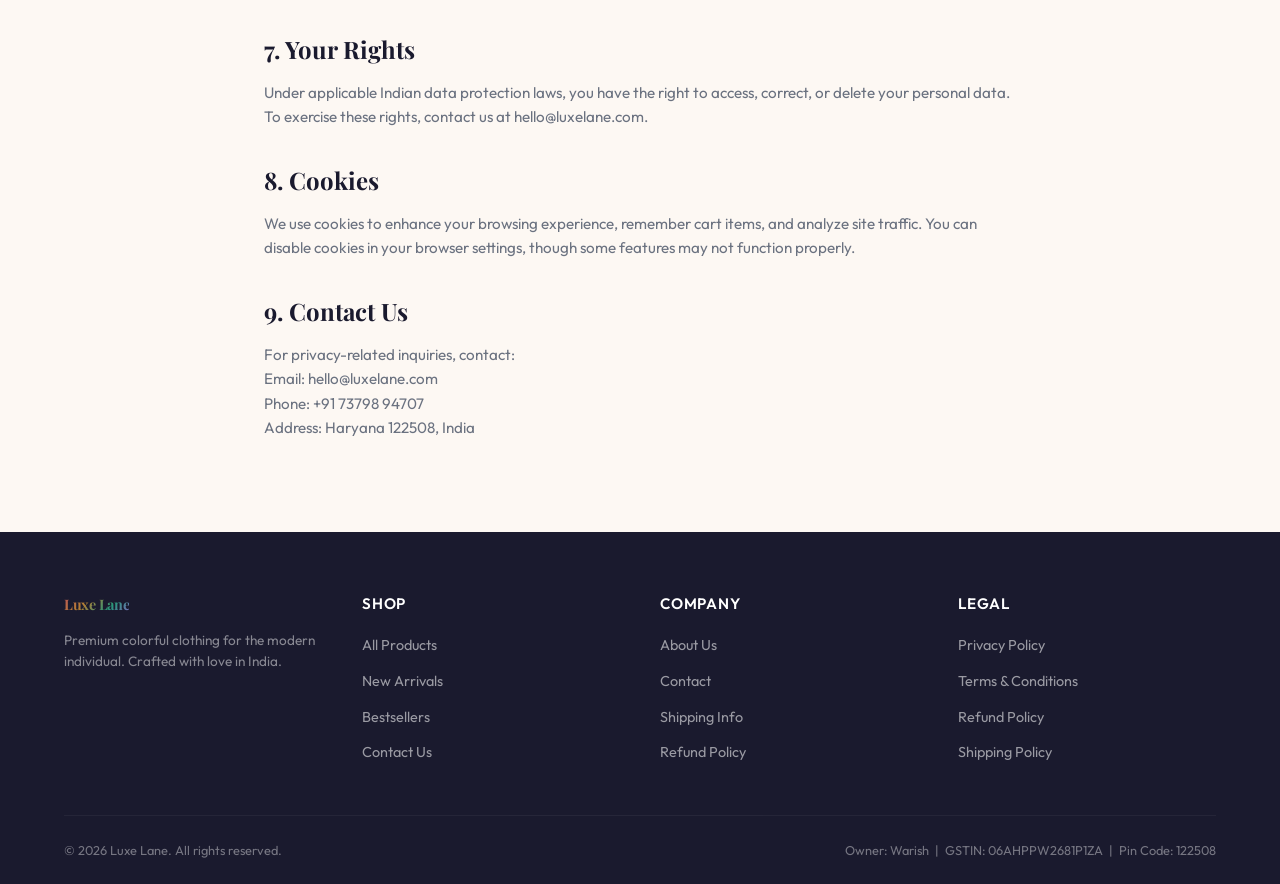
<file: privacy.html>
<!DOCTYPE html>
<html lang="en">
<head>
  <meta charset="UTF-8">
  <meta name="viewport" content="width=device-width, initial-scale=1.0">
  <title>Privacy Policy — Luxe Lane</title>
  <link rel="icon" type="image/png" href="assets/favicon.png">
  <link rel="stylesheet" href="css/styles.css">
</head>
<body>

  <header class="header">
    <div class="container header-inner">
      <a href="index.html" class="logo">Luxe Lane</a>
      <nav class="nav">
        <a href="index.html">Home</a>
        <a href="shop.html">Shop</a>
        <a href="about.html">About</a>
        <a href="contact.html">Contact</a>
      </nav>
      <div class="header-actions">
        <button class="cart-btn" aria-label="Open cart">
          <svg xmlns="http://www.w3.org/2000/svg" fill="none" viewBox="0 0 24 24" stroke="currentColor" stroke-width="1.5">
            <path stroke-linecap="round" stroke-linejoin="round" d="M15.75 10.5V6a3.75 3.75 0 10-7.5 0v4.5m11.356-1.993l1.263 12c.07.665-.45 1.243-1.119 1.243H4.25a1.125 1.125 0 01-1.12-1.243l1.264-12A1.125 1.125 0 015.513 7.5h12.974c.576 0 1.059.435 1.119 1.007zM8.625 10.5a.375.375 0 11-.75 0 .375.375 0 01.75 0zm7.5 0a.375.375 0 11-.75 0 .375.375 0 01.75 0z"/>
          </svg>
          <span class="cart-count" style="display:none">0</span>
        </button>
        <button class="menu-toggle" aria-label="Toggle menu"><span></span><span></span><span></span></button>
      </div>
    </div>
  </header>

  <section class="page-hero">
    <div class="container">
      <h1>Privacy Policy</h1>
      <p>Last updated: June 2026</p>
    </div>
  </section>

  <div class="legal-content">
    <h2>1. Introduction</h2>
    <p>Warish, trading as Luxe lane ("Luxe Lane", "we", "us", or "our"), operates the website luxelane.com. This Privacy Policy explains how we collect, use, disclose, and safeguard your information when you visit our website or make a purchase.</p>
    <p><strong>Legal Name:</strong> Warish<br>
    <strong>Trade Name:</strong> Luxe lane<br>
    <strong>GSTIN:</strong> 06AHPPW2681P1ZA<br>
    <strong>Registered Address:</strong> Haryana 122508, India</p>

    <h2>2. Information We Collect</h2>
    <p>We may collect the following personal information:</p>
    <ul>
      <li>Name, email address, phone number, and shipping/billing address</li>
      <li>Payment information (processed securely via Razorpay or Cashfree — we do not store card details)</li>
      <li>Order history and preferences</li>
      <li>Device information, IP address, and browser type for analytics</li>
      <li>Cookies and similar tracking technologies</li>
    </ul>

    <h2>3. How We Use Your Information</h2>
    <ul>
      <li>To process and fulfill your orders</li>
      <li>To communicate order updates, shipping notifications, and customer support</li>
      <li>To improve our website, products, and services</li>
      <li>To comply with legal obligations under Indian law</li>
      <li>To send promotional communications (with your consent)</li>
    </ul>

    <h2>4. Payment Processing</h2>
    <p>All payments are processed through PCI-DSS compliant payment gateways — Razorpay and Cashfree. Your payment data is encrypted and handled directly by these providers. Luxe Lane does not store credit/debit card numbers or UPI credentials on our servers.</p>

    <h2>5. Data Sharing</h2>
    <p>We do not sell your personal data. We may share information with:</p>
    <ul>
      <li>Payment processors (Razorpay, Cashfree) for transaction processing</li>
      <li>Shipping and logistics partners for order delivery</li>
      <li>Legal authorities when required by law</li>
    </ul>

    <h2>6. Data Security</h2>
    <p>We implement industry-standard security measures including SSL encryption, secure servers, and access controls to protect your personal information.</p>

    <h2>7. Your Rights</h2>
    <p>Under applicable Indian data protection laws, you have the right to access, correct, or delete your personal data. To exercise these rights, contact us at <a href="mailto:hello@luxelane.com">hello@luxelane.com</a>.</p>

    <h2>8. Cookies</h2>
    <p>We use cookies to enhance your browsing experience, remember cart items, and analyze site traffic. You can disable cookies in your browser settings, though some features may not function properly.</p>

    <h2>9. Contact Us</h2>
    <p>For privacy-related inquiries, contact:<br>
    Email: <a href="mailto:hello@luxelane.com">hello@luxelane.com</a><br>
    Phone: <a href="tel:+917379894707">+91 73798 94707</a><br>
    Address: Haryana 122508, India</p>
  </div>

  <footer class="footer">
    <div class="container">
      <div class="footer-grid">
        <div class="footer-col footer-brand">
          <a href="index.html" class="logo">Luxe Lane</a>
          <p>Premium colorful clothing for the modern individual. Crafted with love in India.</p>
        </div>
        <div class="footer-col">
          <h4>Shop</h4>
          <ul>
            <li><a href="shop.html">All Products</a></li>
            <li><a href="shop.html">New Arrivals</a></li>
            <li><a href="shop.html">Bestsellers</a></li>
            <li><a href="contact.html">Contact Us</a></li>
          </ul>
        </div>
        <div class="footer-col">
          <h4>Company</h4>
          <ul>
            <li><a href="about.html">About Us</a></li>
            <li><a href="contact.html">Contact</a></li>
            <li><a href="shipping.html">Shipping Info</a></li>
            <li><a href="refund.html">Refund Policy</a></li>
          </ul>
        </div>
        <div class="footer-col">
          <h4>Legal</h4>
          <ul>
            <li><a href="privacy.html">Privacy Policy</a></li>
            <li><a href="terms.html">Terms & Conditions</a></li>
            <li><a href="refund.html">Refund Policy</a></li>
            <li><a href="shipping.html">Shipping Policy</a></li>
          </ul>
        </div>
      </div>
      <div class="footer-bottom">
        <span>&copy; 2026 Luxe Lane. All rights reserved.</span>
        <span>Owner: Warish &nbsp;|&nbsp; GSTIN: 06AHPPW2681P1ZA &nbsp;|&nbsp; Pin Code: 122508</span>
      </div>
    </div>
  </footer>

  <div class="cart-overlay"></div>
  <aside class="cart-sidebar">
    <div class="cart-header">
      <h3>Your Cart</h3>
      <button class="cart-close" aria-label="Close cart">
        <svg xmlns="http://www.w3.org/2000/svg" width="24" height="24" fill="none" viewBox="0 0 24 24" stroke="currentColor" stroke-width="1.5"><path stroke-linecap="round" stroke-linejoin="round" d="M6 18L18 6M6 6l12 12"/></svg>
      </button>
    </div>
    <div class="cart-items"></div>
    <div class="cart-footer">
      <div class="cart-total"><span>Total</span><span class="cart-total-amount">₹0</span></div>
      <a href="checkout.html" class="btn btn-primary">Proceed to Checkout</a>
    </div>
  </aside>

  <script src="js/products-extra.js"></script>
  <script src="js/script.js"></script>
</body>
</html>
</file>
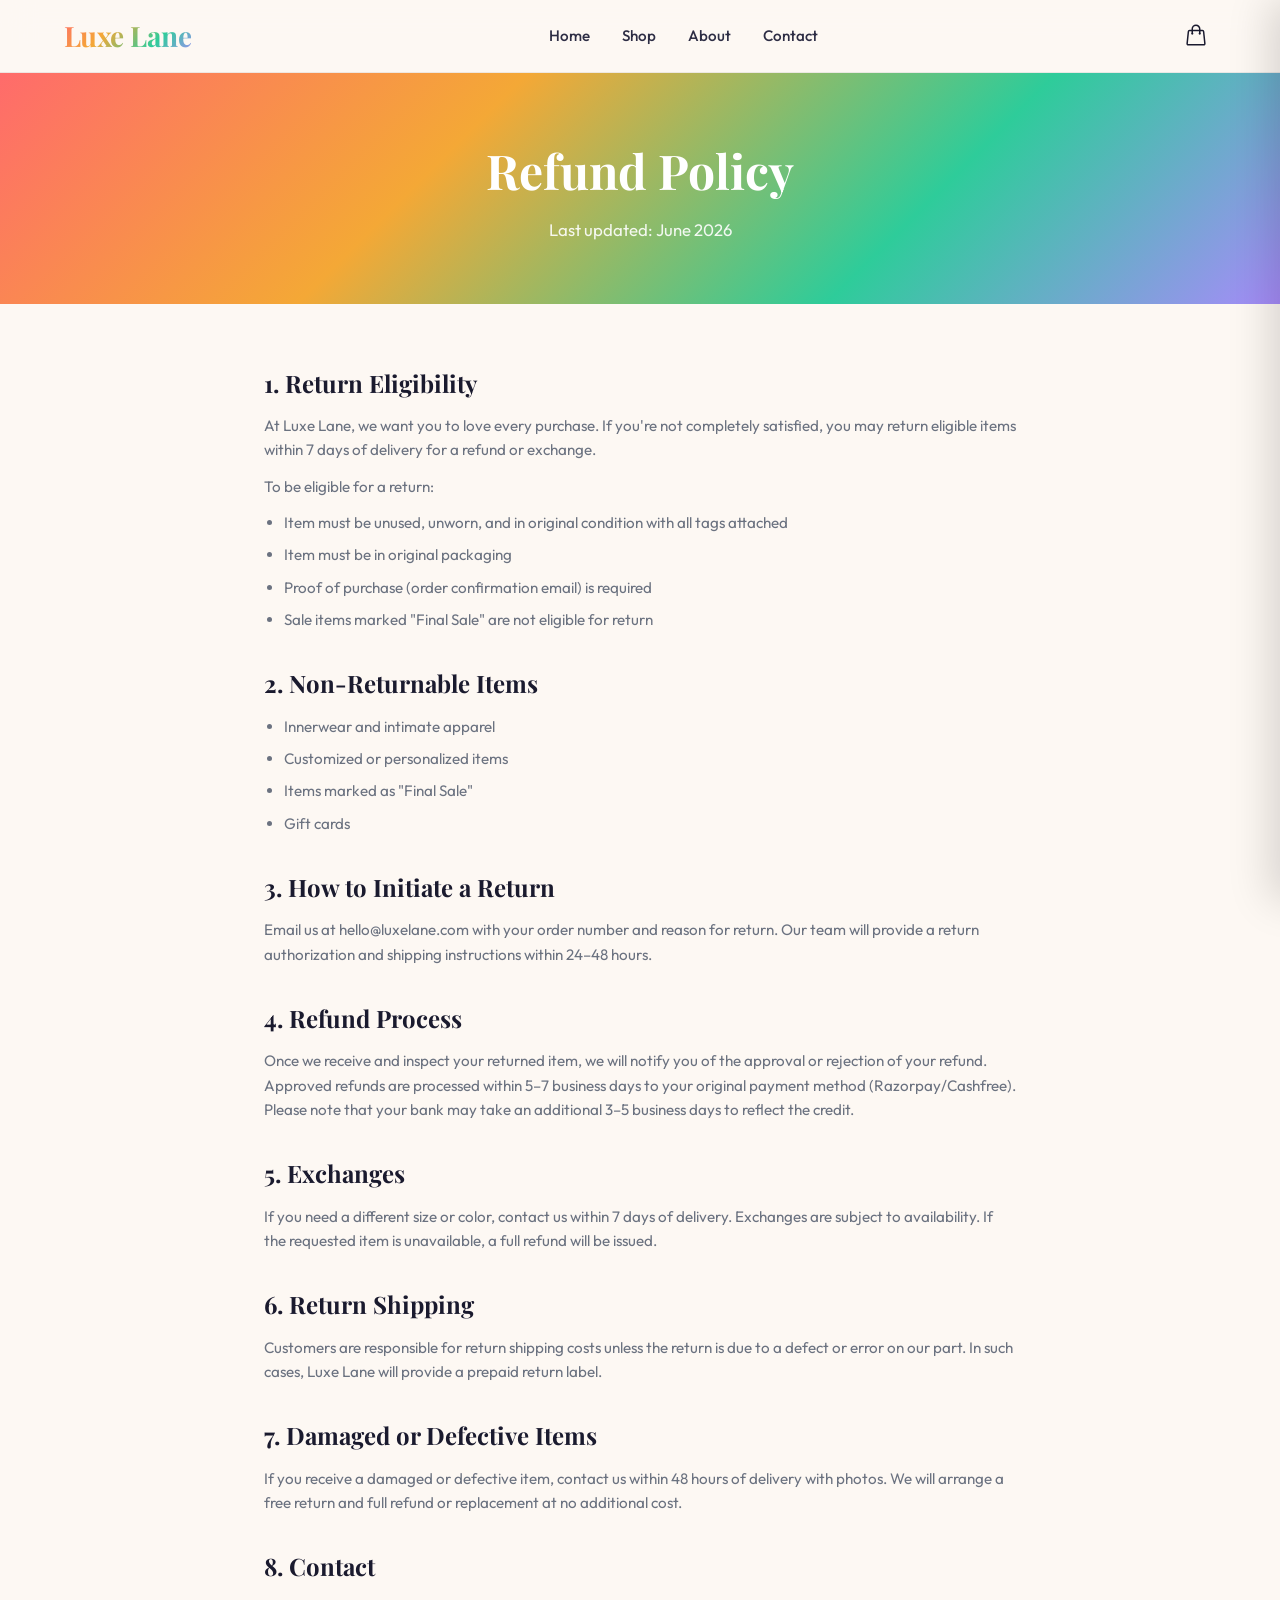
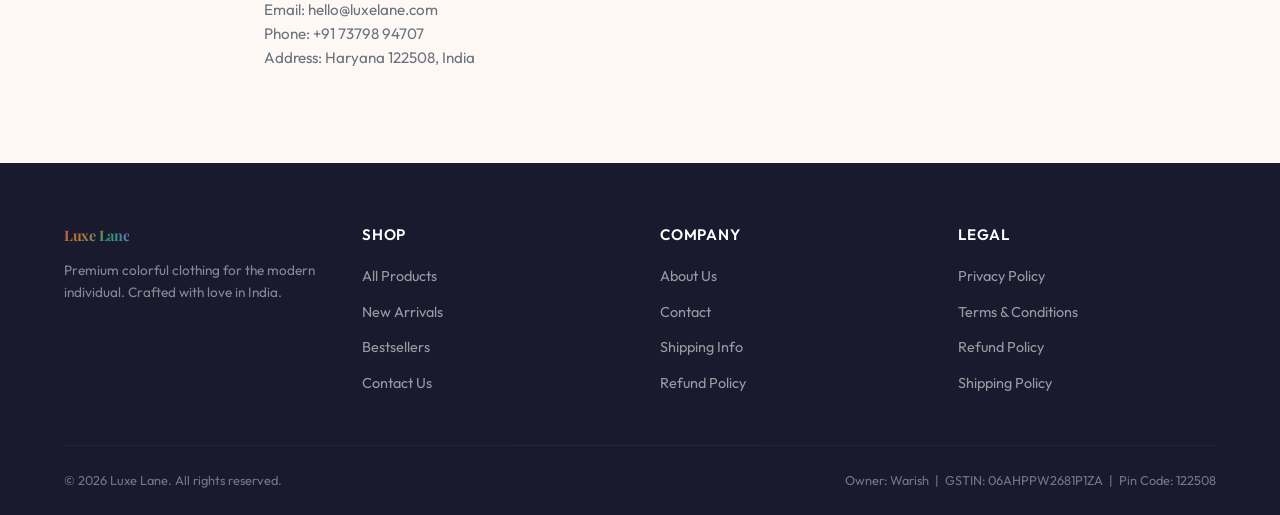
<file: refund.html>
<!DOCTYPE html>
<html lang="en">
<head>
  <meta charset="UTF-8">
  <meta name="viewport" content="width=device-width, initial-scale=1.0">
  <title>Refund Policy — Luxe Lane</title>
  <link rel="icon" type="image/png" href="assets/favicon.png">
  <link rel="stylesheet" href="css/styles.css">
</head>
<body>

  <header class="header">
    <div class="container header-inner">
      <a href="index.html" class="logo">Luxe Lane</a>
      <nav class="nav">
        <a href="index.html">Home</a>
        <a href="shop.html">Shop</a>
        <a href="about.html">About</a>
        <a href="contact.html">Contact</a>
      </nav>
      <div class="header-actions">
        <button class="cart-btn" aria-label="Open cart">
          <svg xmlns="http://www.w3.org/2000/svg" fill="none" viewBox="0 0 24 24" stroke="currentColor" stroke-width="1.5">
            <path stroke-linecap="round" stroke-linejoin="round" d="M15.75 10.5V6a3.75 3.75 0 10-7.5 0v4.5m11.356-1.993l1.263 12c.07.665-.45 1.243-1.119 1.243H4.25a1.125 1.125 0 01-1.12-1.243l1.264-12A1.125 1.125 0 015.513 7.5h12.974c.576 0 1.059.435 1.119 1.007zM8.625 10.5a.375.375 0 11-.75 0 .375.375 0 01.75 0zm7.5 0a.375.375 0 11-.75 0 .375.375 0 01.75 0z"/>
          </svg>
          <span class="cart-count" style="display:none">0</span>
        </button>
        <button class="menu-toggle" aria-label="Toggle menu"><span></span><span></span><span></span></button>
      </div>
    </div>
  </header>

  <section class="page-hero">
    <div class="container">
      <h1>Refund Policy</h1>
      <p>Last updated: June 2026</p>
    </div>
  </section>

  <div class="legal-content">
    <h2>1. Return Eligibility</h2>
    <p>At Luxe Lane, we want you to love every purchase. If you're not completely satisfied, you may return eligible items within 7 days of delivery for a refund or exchange.</p>
    <p>To be eligible for a return:</p>
    <ul>
      <li>Item must be unused, unworn, and in original condition with all tags attached</li>
      <li>Item must be in original packaging</li>
      <li>Proof of purchase (order confirmation email) is required</li>
      <li>Sale items marked "Final Sale" are not eligible for return</li>
    </ul>

    <h2>2. Non-Returnable Items</h2>
    <ul>
      <li>Innerwear and intimate apparel</li>
      <li>Customized or personalized items</li>
      <li>Items marked as "Final Sale"</li>
      <li>Gift cards</li>
    </ul>

    <h2>3. How to Initiate a Return</h2>
    <p>Email us at <a href="mailto:hello@luxelane.com">hello@luxelane.com</a> with your order number and reason for return. Our team will provide a return authorization and shipping instructions within 24–48 hours.</p>

    <h2>4. Refund Process</h2>
    <p>Once we receive and inspect your returned item, we will notify you of the approval or rejection of your refund. Approved refunds are processed within 5–7 business days to your original payment method (Razorpay/Cashfree). Please note that your bank may take an additional 3–5 business days to reflect the credit.</p>

    <h2>5. Exchanges</h2>
    <p>If you need a different size or color, contact us within 7 days of delivery. Exchanges are subject to availability. If the requested item is unavailable, a full refund will be issued.</p>

    <h2>6. Return Shipping</h2>
    <p>Customers are responsible for return shipping costs unless the return is due to a defect or error on our part. In such cases, Luxe Lane will provide a prepaid return label.</p>

    <h2>7. Damaged or Defective Items</h2>
    <p>If you receive a damaged or defective item, contact us within 48 hours of delivery with photos. We will arrange a free return and full refund or replacement at no additional cost.</p>

    <h2>8. Contact</h2>
    <p>Email: <a href="mailto:hello@luxelane.com">hello@luxelane.com</a><br>
    Phone: <a href="tel:+917379894707">+91 73798 94707</a><br>
    Address: Haryana 122508, India</p>
  </div>

  <footer class="footer">
    <div class="container">
      <div class="footer-grid">
        <div class="footer-col footer-brand">
          <a href="index.html" class="logo">Luxe Lane</a>
          <p>Premium colorful clothing for the modern individual. Crafted with love in India.</p>
        </div>
        <div class="footer-col">
          <h4>Shop</h4>
          <ul>
            <li><a href="shop.html">All Products</a></li>
            <li><a href="shop.html">New Arrivals</a></li>
            <li><a href="shop.html">Bestsellers</a></li>
            <li><a href="contact.html">Contact Us</a></li>
          </ul>
        </div>
        <div class="footer-col">
          <h4>Company</h4>
          <ul>
            <li><a href="about.html">About Us</a></li>
            <li><a href="contact.html">Contact</a></li>
            <li><a href="shipping.html">Shipping Info</a></li>
            <li><a href="refund.html">Refund Policy</a></li>
          </ul>
        </div>
        <div class="footer-col">
          <h4>Legal</h4>
          <ul>
            <li><a href="privacy.html">Privacy Policy</a></li>
            <li><a href="terms.html">Terms & Conditions</a></li>
            <li><a href="refund.html">Refund Policy</a></li>
            <li><a href="shipping.html">Shipping Policy</a></li>
          </ul>
        </div>
      </div>
      <div class="footer-bottom">
        <span>&copy; 2026 Luxe Lane. All rights reserved.</span>
        <span>Owner: Warish &nbsp;|&nbsp; GSTIN: 06AHPPW2681P1ZA &nbsp;|&nbsp; Pin Code: 122508</span>
      </div>
    </div>
  </footer>

  <div class="cart-overlay"></div>
  <aside class="cart-sidebar">
    <div class="cart-header">
      <h3>Your Cart</h3>
      <button class="cart-close" aria-label="Close cart">
        <svg xmlns="http://www.w3.org/2000/svg" width="24" height="24" fill="none" viewBox="0 0 24 24" stroke="currentColor" stroke-width="1.5"><path stroke-linecap="round" stroke-linejoin="round" d="M6 18L18 6M6 6l12 12"/></svg>
      </button>
    </div>
    <div class="cart-items"></div>
    <div class="cart-footer">
      <div class="cart-total"><span>Total</span><span class="cart-total-amount">₹0</span></div>
      <a href="checkout.html" class="btn btn-primary">Proceed to Checkout</a>
    </div>
  </aside>

  <script src="js/products-extra.js"></script>
  <script src="js/script.js"></script>
</body>
</html>
</file>
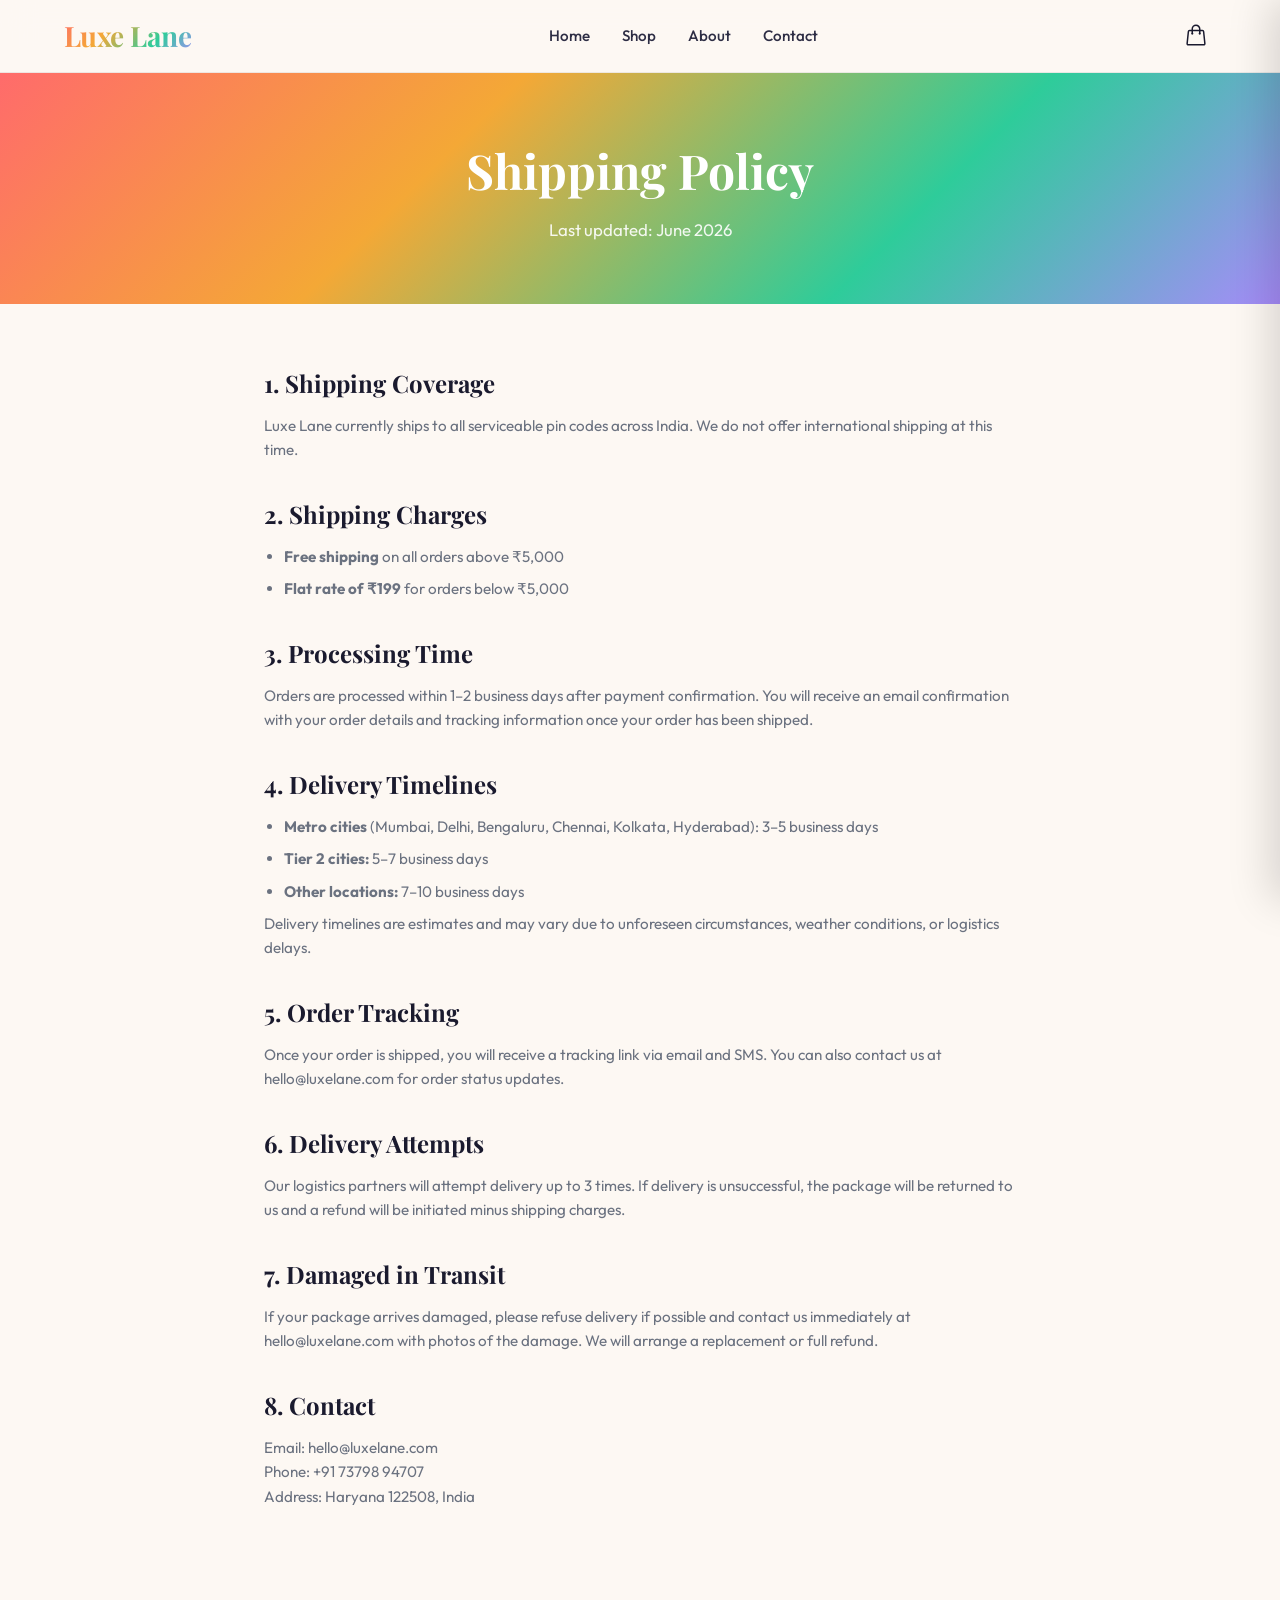
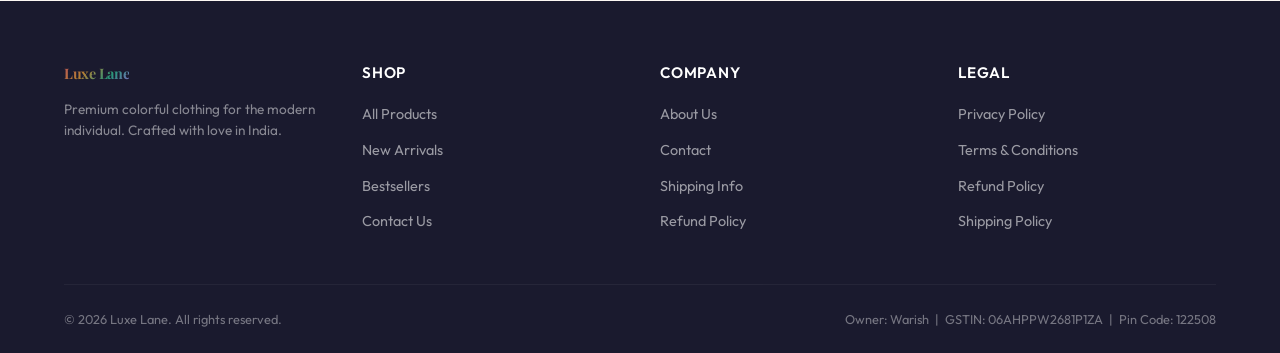
<file: shipping.html>
<!DOCTYPE html>
<html lang="en">
<head>
  <meta charset="UTF-8">
  <meta name="viewport" content="width=device-width, initial-scale=1.0">
  <title>Shipping Policy — Luxe Lane</title>
  <link rel="icon" type="image/png" href="assets/favicon.png">
  <link rel="stylesheet" href="css/styles.css">
</head>
<body>

  <header class="header">
    <div class="container header-inner">
      <a href="index.html" class="logo">Luxe Lane</a>
      <nav class="nav">
        <a href="index.html">Home</a>
        <a href="shop.html">Shop</a>
        <a href="about.html">About</a>
        <a href="contact.html">Contact</a>
      </nav>
      <div class="header-actions">
        <button class="cart-btn" aria-label="Open cart">
          <svg xmlns="http://www.w3.org/2000/svg" fill="none" viewBox="0 0 24 24" stroke="currentColor" stroke-width="1.5">
            <path stroke-linecap="round" stroke-linejoin="round" d="M15.75 10.5V6a3.75 3.75 0 10-7.5 0v4.5m11.356-1.993l1.263 12c.07.665-.45 1.243-1.119 1.243H4.25a1.125 1.125 0 01-1.12-1.243l1.264-12A1.125 1.125 0 015.513 7.5h12.974c.576 0 1.059.435 1.119 1.007zM8.625 10.5a.375.375 0 11-.75 0 .375.375 0 01.75 0zm7.5 0a.375.375 0 11-.75 0 .375.375 0 01.75 0z"/>
          </svg>
          <span class="cart-count" style="display:none">0</span>
        </button>
        <button class="menu-toggle" aria-label="Toggle menu"><span></span><span></span><span></span></button>
      </div>
    </div>
  </header>

  <section class="page-hero">
    <div class="container">
      <h1>Shipping Policy</h1>
      <p>Last updated: June 2026</p>
    </div>
  </section>

  <div class="legal-content">
    <h2>1. Shipping Coverage</h2>
    <p>Luxe Lane currently ships to all serviceable pin codes across India. We do not offer international shipping at this time.</p>

    <h2>2. Shipping Charges</h2>
    <ul>
      <li><strong>Free shipping</strong> on all orders above ₹5,000</li>
      <li><strong>Flat rate of ₹199</strong> for orders below ₹5,000</li>
    </ul>

    <h2>3. Processing Time</h2>
    <p>Orders are processed within 1–2 business days after payment confirmation. You will receive an email confirmation with your order details and tracking information once your order has been shipped.</p>

    <h2>4. Delivery Timelines</h2>
    <ul>
      <li><strong>Metro cities</strong> (Mumbai, Delhi, Bengaluru, Chennai, Kolkata, Hyderabad): 3–5 business days</li>
      <li><strong>Tier 2 cities:</strong> 5–7 business days</li>
      <li><strong>Other locations:</strong> 7–10 business days</li>
    </ul>
    <p>Delivery timelines are estimates and may vary due to unforeseen circumstances, weather conditions, or logistics delays.</p>

    <h2>5. Order Tracking</h2>
    <p>Once your order is shipped, you will receive a tracking link via email and SMS. You can also contact us at <a href="mailto:hello@luxelane.com">hello@luxelane.com</a> for order status updates.</p>

    <h2>6. Delivery Attempts</h2>
    <p>Our logistics partners will attempt delivery up to 3 times. If delivery is unsuccessful, the package will be returned to us and a refund will be initiated minus shipping charges.</p>

    <h2>7. Damaged in Transit</h2>
    <p>If your package arrives damaged, please refuse delivery if possible and contact us immediately at <a href="mailto:hello@luxelane.com">hello@luxelane.com</a> with photos of the damage. We will arrange a replacement or full refund.</p>

    <h2>8. Contact</h2>
    <p>Email: <a href="mailto:hello@luxelane.com">hello@luxelane.com</a><br>
    Phone: <a href="tel:+917379894707">+91 73798 94707</a><br>
    Address: Haryana 122508, India</p>
  </div>

  <footer class="footer">
    <div class="container">
      <div class="footer-grid">
        <div class="footer-col footer-brand">
          <a href="index.html" class="logo">Luxe Lane</a>
          <p>Premium colorful clothing for the modern individual. Crafted with love in India.</p>
        </div>
        <div class="footer-col">
          <h4>Shop</h4>
          <ul>
            <li><a href="shop.html">All Products</a></li>
            <li><a href="shop.html">New Arrivals</a></li>
            <li><a href="shop.html">Bestsellers</a></li>
            <li><a href="contact.html">Contact Us</a></li>
          </ul>
        </div>
        <div class="footer-col">
          <h4>Company</h4>
          <ul>
            <li><a href="about.html">About Us</a></li>
            <li><a href="contact.html">Contact</a></li>
            <li><a href="shipping.html">Shipping Info</a></li>
            <li><a href="refund.html">Refund Policy</a></li>
          </ul>
        </div>
        <div class="footer-col">
          <h4>Legal</h4>
          <ul>
            <li><a href="privacy.html">Privacy Policy</a></li>
            <li><a href="terms.html">Terms & Conditions</a></li>
            <li><a href="refund.html">Refund Policy</a></li>
            <li><a href="shipping.html">Shipping Policy</a></li>
          </ul>
        </div>
      </div>
      <div class="footer-bottom">
        <span>&copy; 2026 Luxe Lane. All rights reserved.</span>
        <span>Owner: Warish &nbsp;|&nbsp; GSTIN: 06AHPPW2681P1ZA &nbsp;|&nbsp; Pin Code: 122508</span>
      </div>
    </div>
  </footer>

  <div class="cart-overlay"></div>
  <aside class="cart-sidebar">
    <div class="cart-header">
      <h3>Your Cart</h3>
      <button class="cart-close" aria-label="Close cart">
        <svg xmlns="http://www.w3.org/2000/svg" width="24" height="24" fill="none" viewBox="0 0 24 24" stroke="currentColor" stroke-width="1.5"><path stroke-linecap="round" stroke-linejoin="round" d="M6 18L18 6M6 6l12 12"/></svg>
      </button>
    </div>
    <div class="cart-items"></div>
    <div class="cart-footer">
      <div class="cart-total"><span>Total</span><span class="cart-total-amount">₹0</span></div>
      <a href="checkout.html" class="btn btn-primary">Proceed to Checkout</a>
    </div>
  </aside>

  <script src="js/products-extra.js"></script>
  <script src="js/script.js"></script>
</body>
</html>
</file>
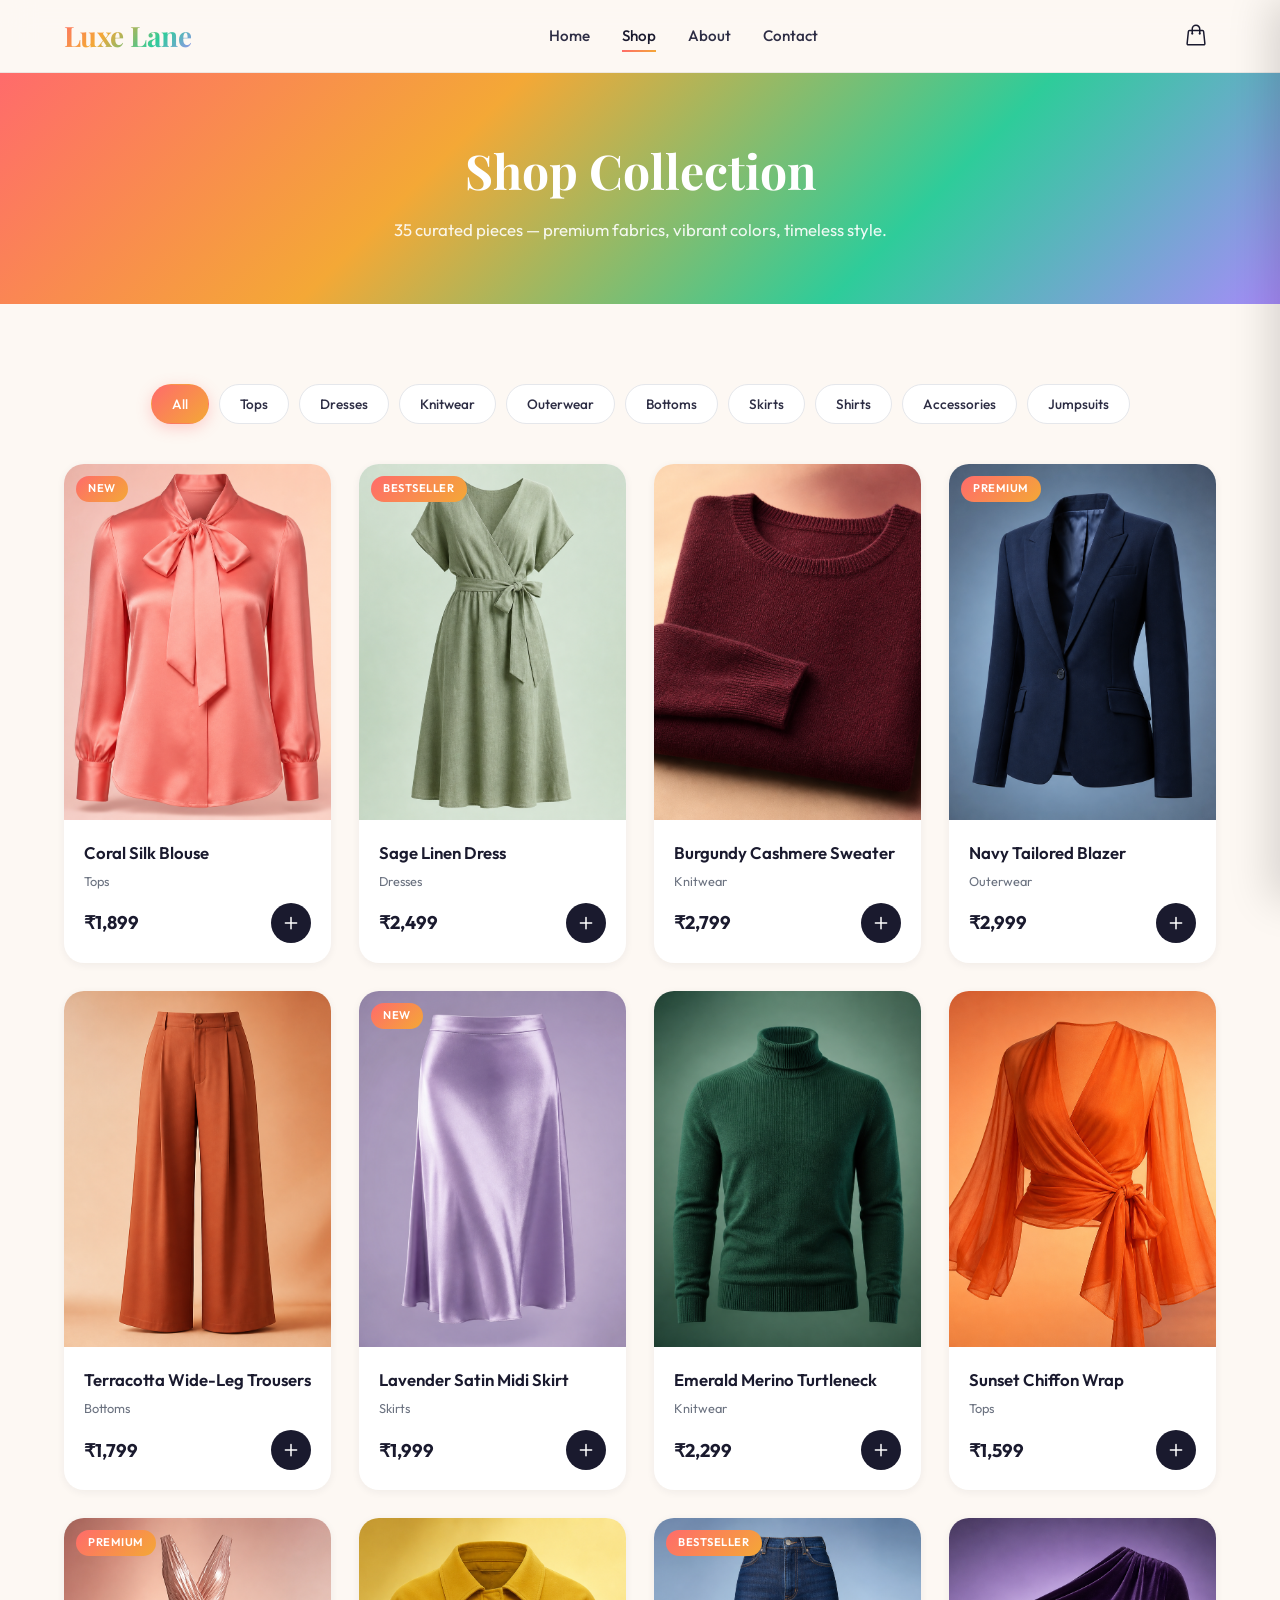
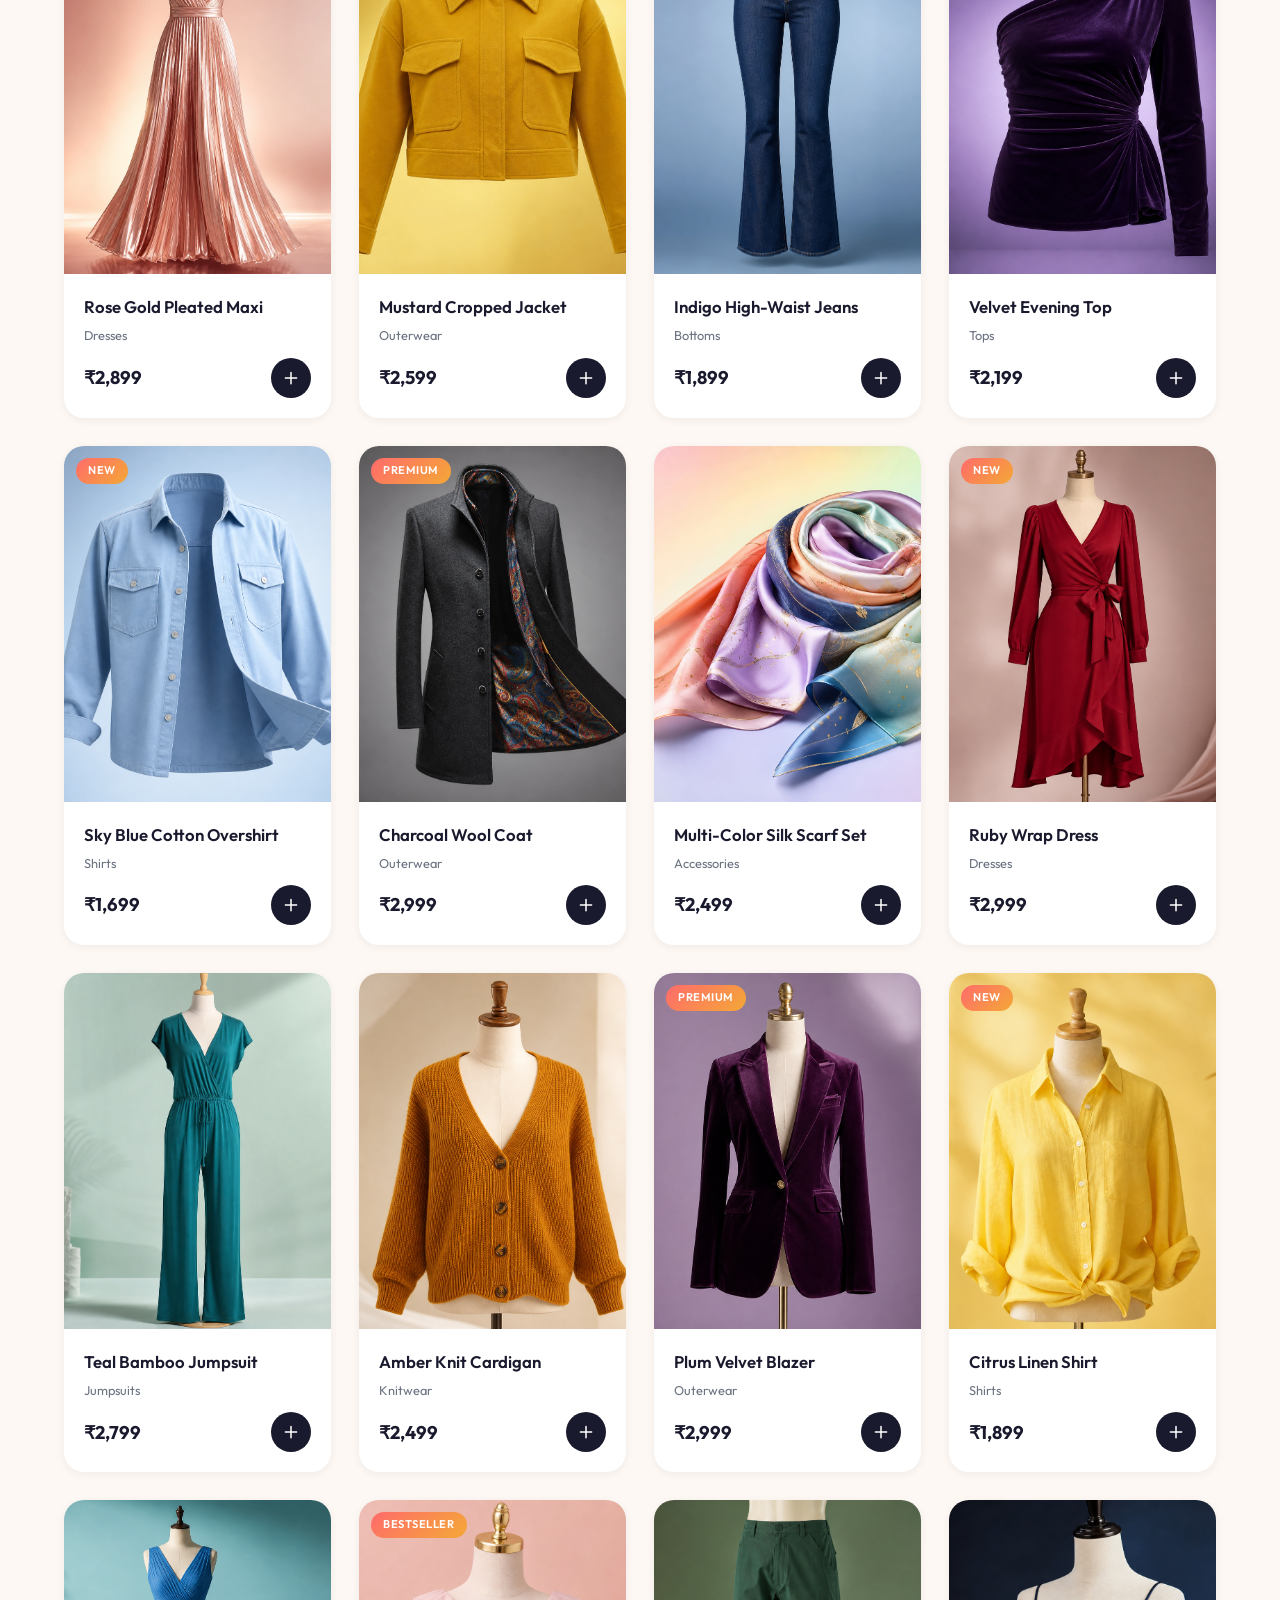
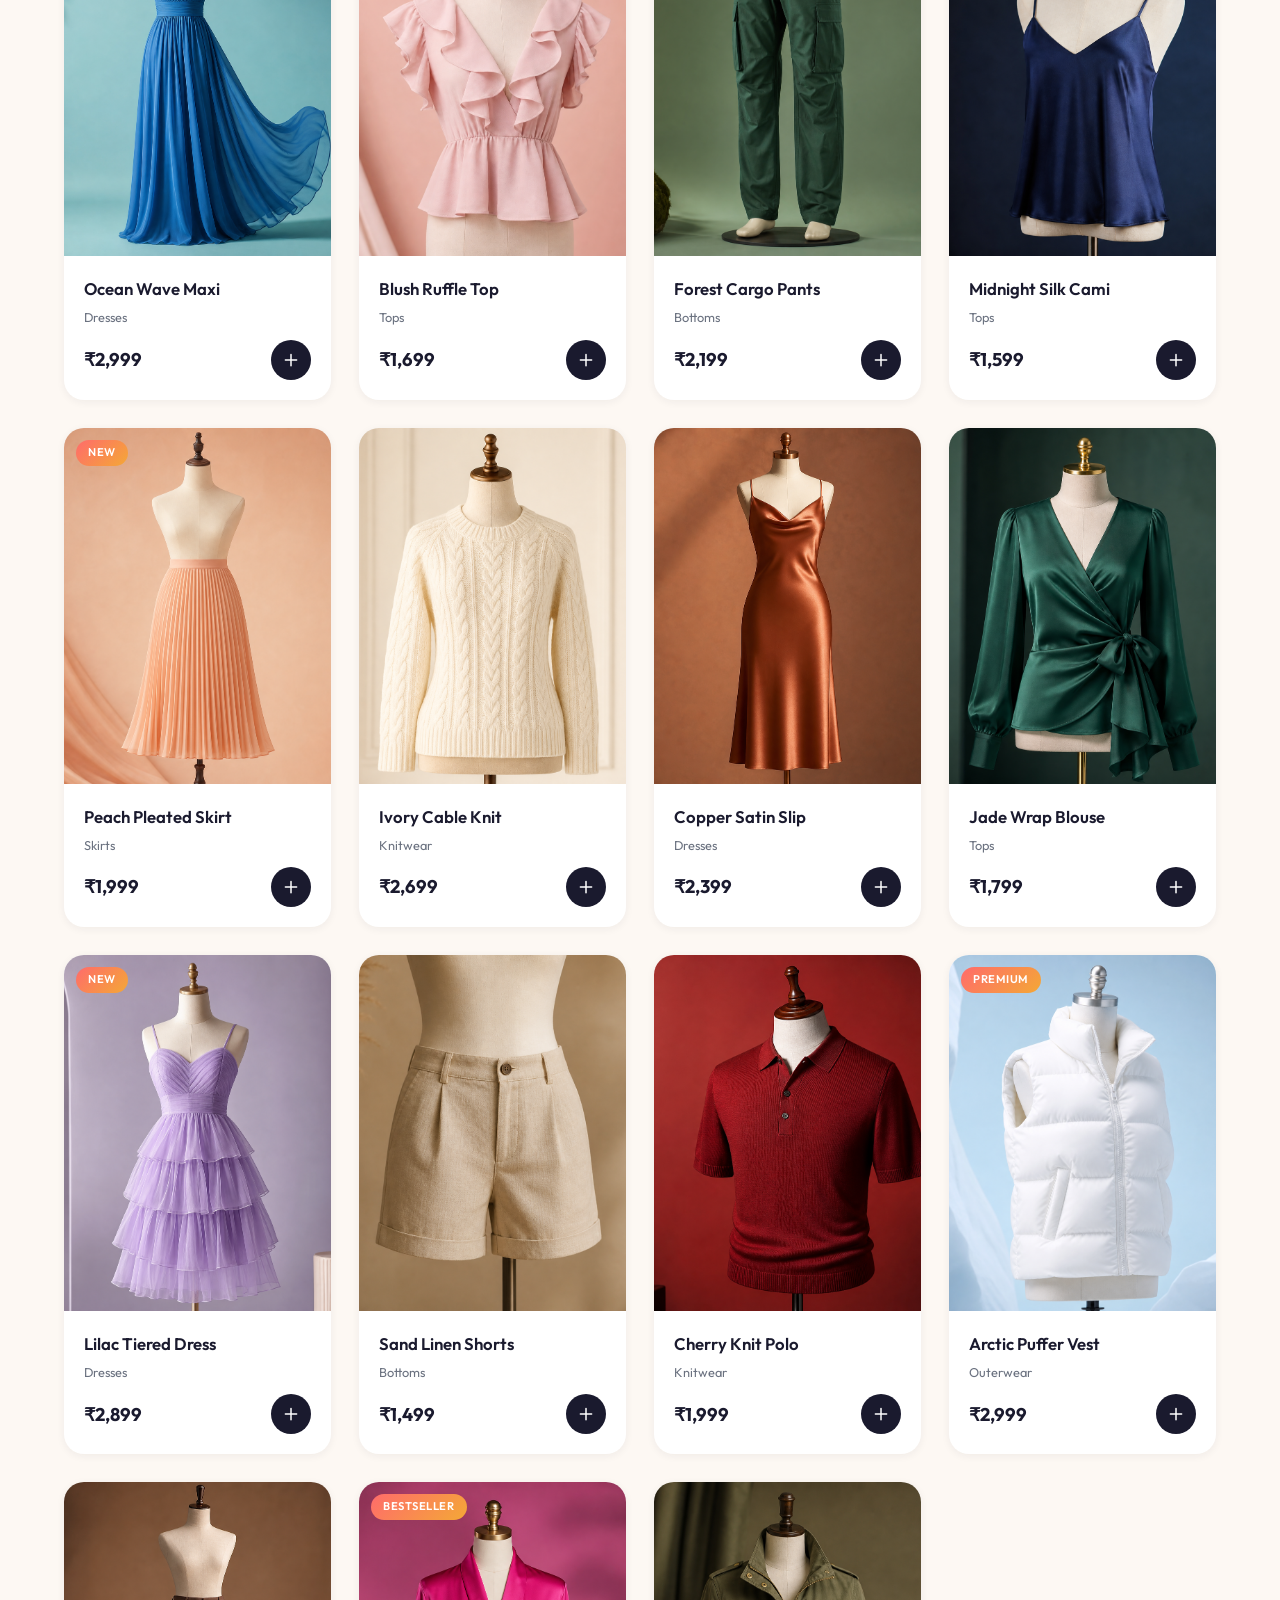
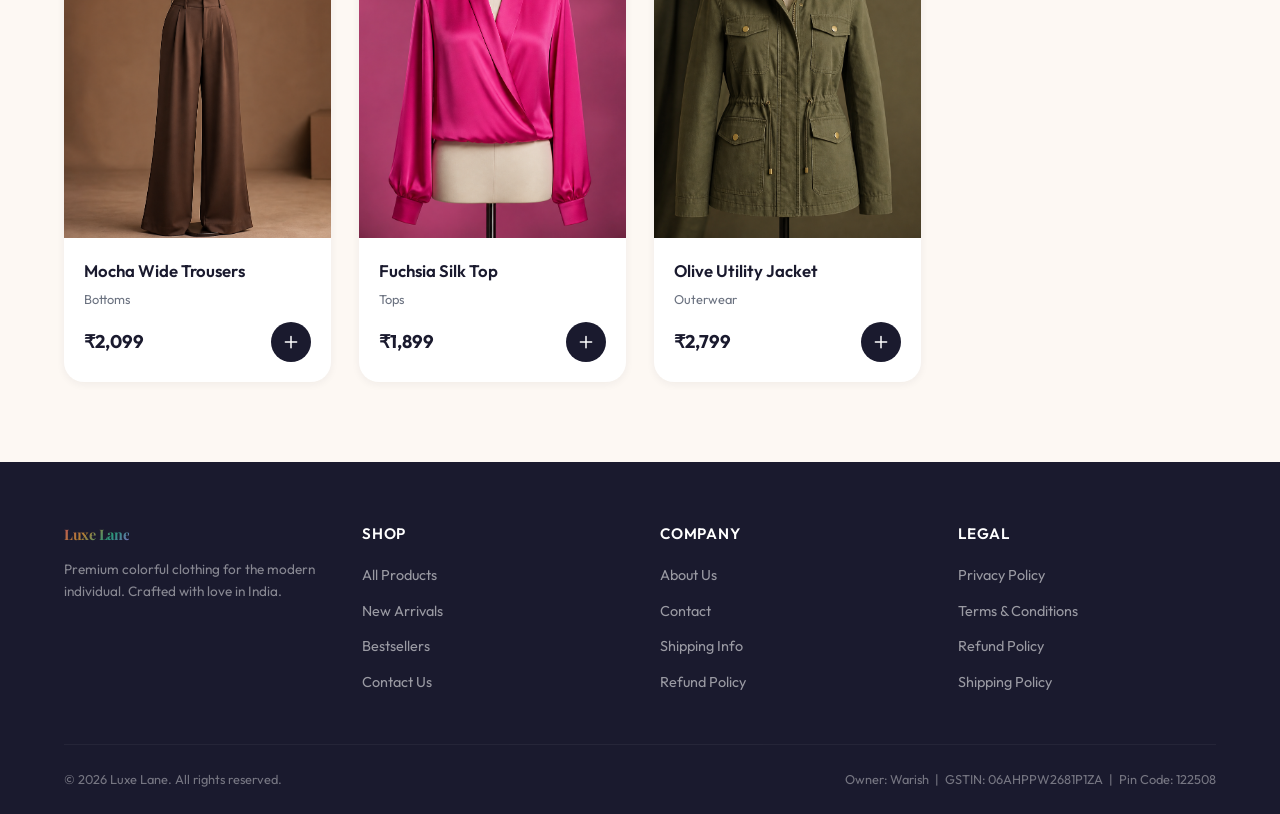
<file: shop.html>
<!DOCTYPE html>
<html lang="en">
<head>
  <meta charset="UTF-8">
  <meta name="viewport" content="width=device-width, initial-scale=1.0">
  <title>Shop — Luxe Lane</title>
  <meta name="description" content="Browse our full collection of premium colorful clothing at Luxe Lane.">
  <link rel="icon" type="image/png" href="assets/favicon.png">
  <link rel="stylesheet" href="css/styles.css">
</head>
<body>

  <header class="header">
    <div class="container header-inner">
      <a href="index.html" class="logo">Luxe Lane</a>
      <nav class="nav">
        <a href="index.html">Home</a>
        <a href="shop.html">Shop</a>
        <a href="about.html">About</a>
        <a href="contact.html">Contact</a>
      </nav>
      <div class="header-actions">
        <button class="cart-btn" aria-label="Open cart">
          <svg xmlns="http://www.w3.org/2000/svg" fill="none" viewBox="0 0 24 24" stroke="currentColor" stroke-width="1.5">
            <path stroke-linecap="round" stroke-linejoin="round" d="M15.75 10.5V6a3.75 3.75 0 10-7.5 0v4.5m11.356-1.993l1.263 12c.07.665-.45 1.243-1.119 1.243H4.25a1.125 1.125 0 01-1.12-1.243l1.264-12A1.125 1.125 0 015.513 7.5h12.974c.576 0 1.059.435 1.119 1.007zM8.625 10.5a.375.375 0 11-.75 0 .375.375 0 01.75 0zm7.5 0a.375.375 0 11-.75 0 .375.375 0 01.75 0z"/>
          </svg>
          <span class="cart-count" style="display:none">0</span>
        </button>
        <button class="menu-toggle" aria-label="Toggle menu">
          <span></span><span></span><span></span>
        </button>
      </div>
    </div>
  </header>

  <section class="page-hero">
    <div class="container">
      <h1>Shop Collection</h1>
      <p><span id="shop-count">35</span> curated pieces — premium fabrics, vibrant colors, timeless style.</p>
    </div>
  </section>

  <section class="section">
    <div class="container">
      <div class="shop-filters" id="shop-filters"></div>
      <div class="product-grid" id="shop-grid"></div>
    </div>
  </section>

  <footer class="footer">
    <div class="container">
      <div class="footer-grid">
        <div class="footer-col footer-brand">
          <a href="index.html" class="logo">Luxe Lane</a>
          <p>Premium colorful clothing for the modern individual. Crafted with love in India.</p>
        </div>
        <div class="footer-col">
          <h4>Shop</h4>
          <ul>
            <li><a href="shop.html">All Products</a></li>
            <li><a href="shop.html">New Arrivals</a></li>
            <li><a href="shop.html">Bestsellers</a></li>
            <li><a href="contact.html">Contact Us</a></li>
          </ul>
        </div>
        <div class="footer-col">
          <h4>Company</h4>
          <ul>
            <li><a href="about.html">About Us</a></li>
            <li><a href="contact.html">Contact</a></li>
            <li><a href="shipping.html">Shipping Info</a></li>
            <li><a href="refund.html">Refund Policy</a></li>
          </ul>
        </div>
        <div class="footer-col">
          <h4>Legal</h4>
          <ul>
            <li><a href="privacy.html">Privacy Policy</a></li>
            <li><a href="terms.html">Terms & Conditions</a></li>
            <li><a href="refund.html">Refund Policy</a></li>
            <li><a href="shipping.html">Shipping Policy</a></li>
          </ul>
        </div>
      </div>
      <div class="footer-bottom">
        <span>&copy; 2026 Luxe Lane. All rights reserved.</span>
        <span>Owner: Warish &nbsp;|&nbsp; GSTIN: 06AHPPW2681P1ZA &nbsp;|&nbsp; Pin Code: 122508</span>
      </div>
    </div>
  </footer>

  <div class="cart-overlay"></div>
  <aside class="cart-sidebar">
    <div class="cart-header">
      <h3>Your Cart</h3>
      <button class="cart-close" aria-label="Close cart">
        <svg xmlns="http://www.w3.org/2000/svg" width="24" height="24" fill="none" viewBox="0 0 24 24" stroke="currentColor" stroke-width="1.5"><path stroke-linecap="round" stroke-linejoin="round" d="M6 18L18 6M6 6l12 12"/></svg>
      </button>
    </div>
    <div class="cart-items"></div>
    <div class="cart-footer">
      <div class="cart-total">
        <span>Total</span>
        <span class="cart-total-amount">₹0</span>
      </div>
      <a href="checkout.html" class="btn btn-primary">Proceed to Checkout</a>
    </div>
  </aside>

  <script src="js/products-extra.js"></script>
  <script src="js/script.js"></script>
</body>
</html>
</file>
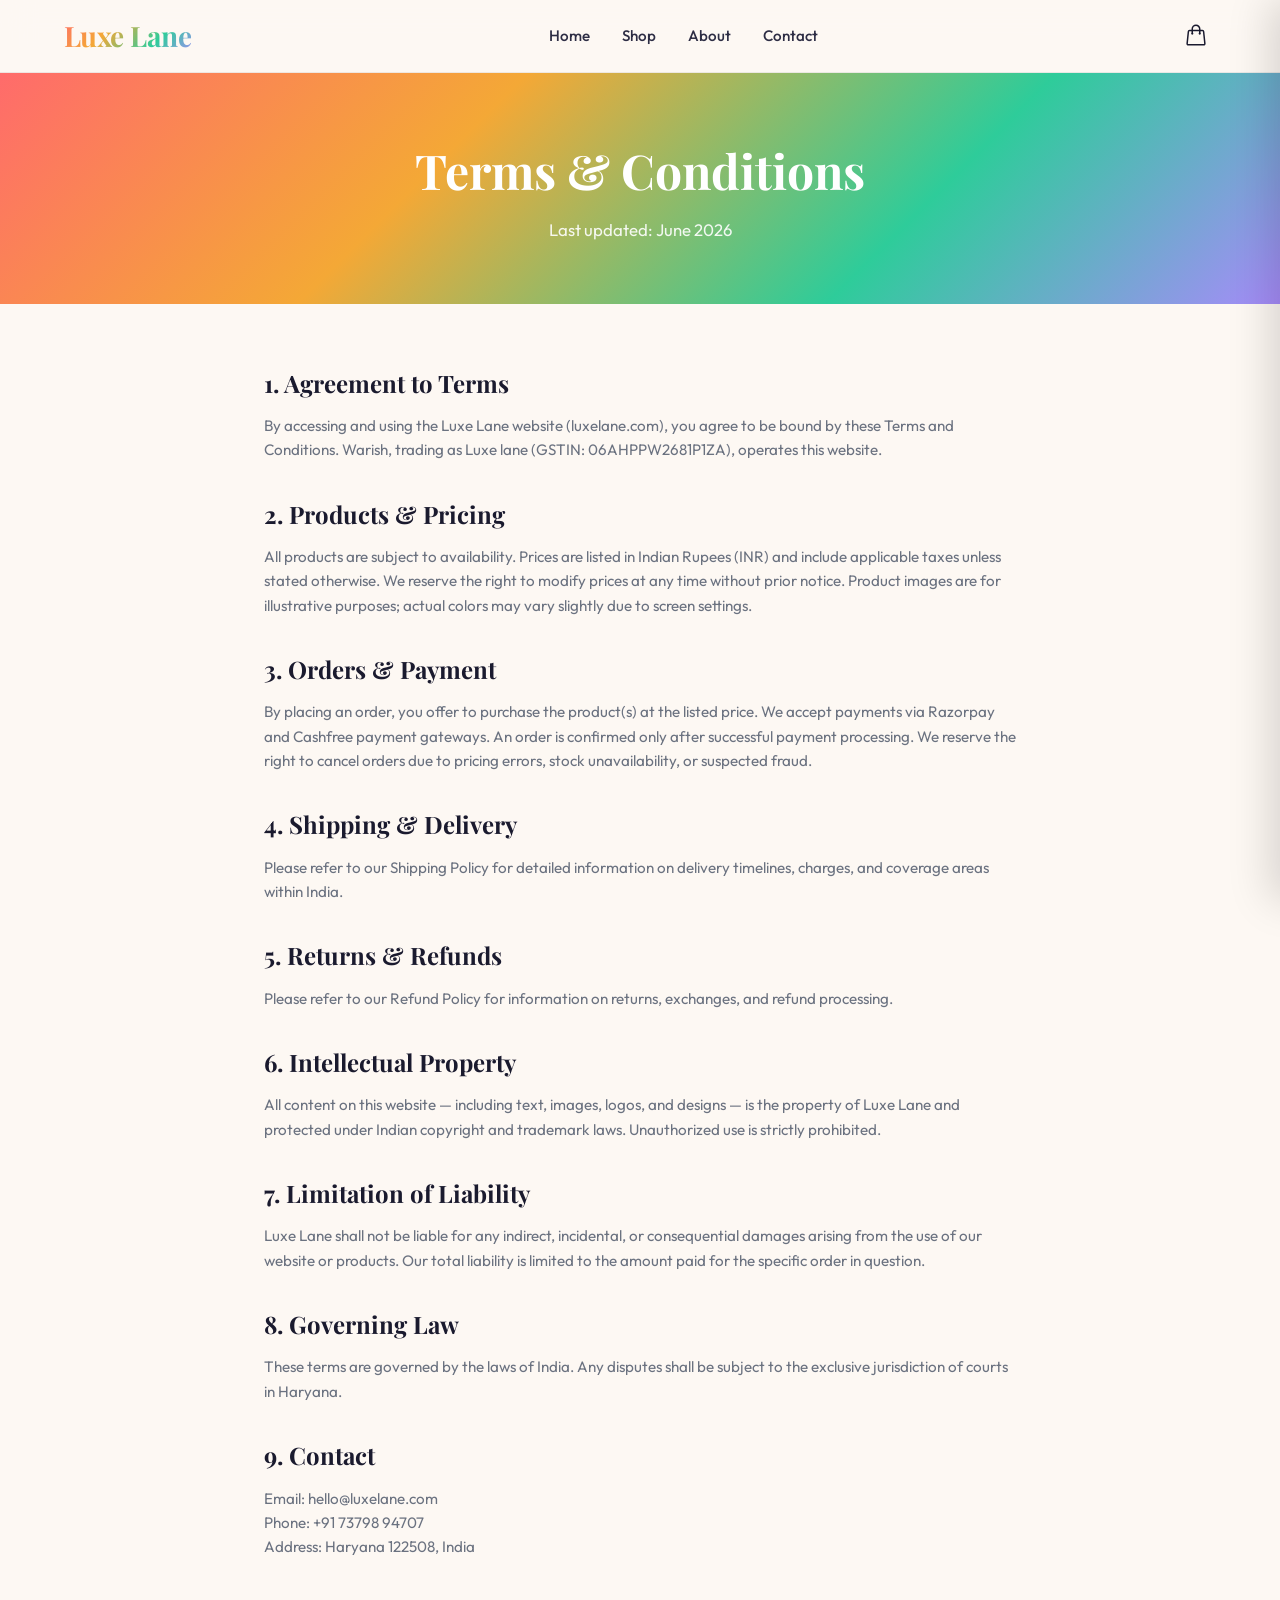
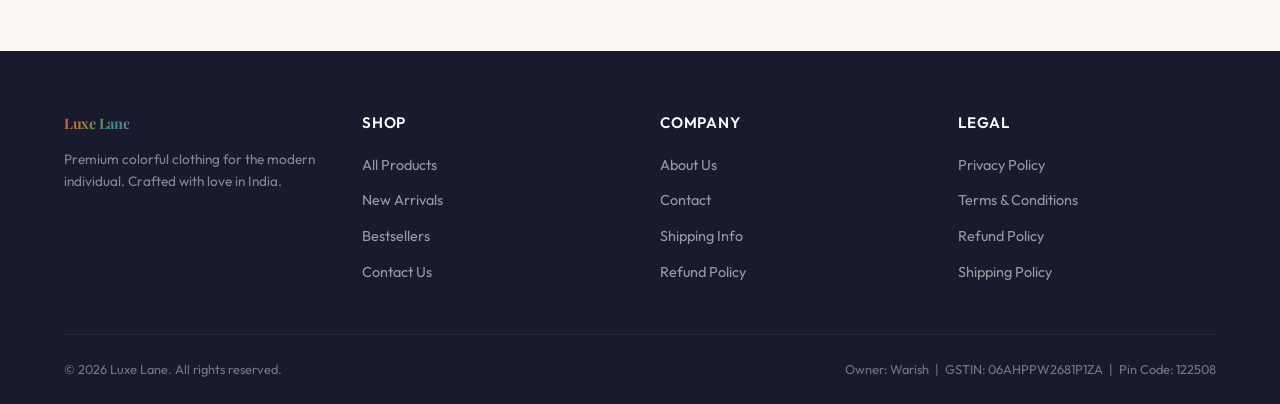
<file: terms.html>
<!DOCTYPE html>
<html lang="en">
<head>
  <meta charset="UTF-8">
  <meta name="viewport" content="width=device-width, initial-scale=1.0">
  <title>Terms & Conditions — Luxe Lane</title>
  <link rel="icon" type="image/png" href="assets/favicon.png">
  <link rel="stylesheet" href="css/styles.css">
</head>
<body>

  <header class="header">
    <div class="container header-inner">
      <a href="index.html" class="logo">Luxe Lane</a>
      <nav class="nav">
        <a href="index.html">Home</a>
        <a href="shop.html">Shop</a>
        <a href="about.html">About</a>
        <a href="contact.html">Contact</a>
      </nav>
      <div class="header-actions">
        <button class="cart-btn" aria-label="Open cart">
          <svg xmlns="http://www.w3.org/2000/svg" fill="none" viewBox="0 0 24 24" stroke="currentColor" stroke-width="1.5">
            <path stroke-linecap="round" stroke-linejoin="round" d="M15.75 10.5V6a3.75 3.75 0 10-7.5 0v4.5m11.356-1.993l1.263 12c.07.665-.45 1.243-1.119 1.243H4.25a1.125 1.125 0 01-1.12-1.243l1.264-12A1.125 1.125 0 015.513 7.5h12.974c.576 0 1.059.435 1.119 1.007zM8.625 10.5a.375.375 0 11-.75 0 .375.375 0 01.75 0zm7.5 0a.375.375 0 11-.75 0 .375.375 0 01.75 0z"/>
          </svg>
          <span class="cart-count" style="display:none">0</span>
        </button>
        <button class="menu-toggle" aria-label="Toggle menu"><span></span><span></span><span></span></button>
      </div>
    </div>
  </header>

  <section class="page-hero">
    <div class="container">
      <h1>Terms & Conditions</h1>
      <p>Last updated: June 2026</p>
    </div>
  </section>

  <div class="legal-content">
    <h2>1. Agreement to Terms</h2>
    <p>By accessing and using the Luxe Lane website (luxelane.com), you agree to be bound by these Terms and Conditions. Warish, trading as Luxe lane (GSTIN: 06AHPPW2681P1ZA), operates this website.</p>

    <h2>2. Products & Pricing</h2>
    <p>All products are subject to availability. Prices are listed in Indian Rupees (INR) and include applicable taxes unless stated otherwise. We reserve the right to modify prices at any time without prior notice. Product images are for illustrative purposes; actual colors may vary slightly due to screen settings.</p>

    <h2>3. Orders & Payment</h2>
    <p>By placing an order, you offer to purchase the product(s) at the listed price. We accept payments via Razorpay and Cashfree payment gateways. An order is confirmed only after successful payment processing. We reserve the right to cancel orders due to pricing errors, stock unavailability, or suspected fraud.</p>

    <h2>4. Shipping & Delivery</h2>
    <p>Please refer to our <a href="shipping.html">Shipping Policy</a> for detailed information on delivery timelines, charges, and coverage areas within India.</p>

    <h2>5. Returns & Refunds</h2>
    <p>Please refer to our <a href="refund.html">Refund Policy</a> for information on returns, exchanges, and refund processing.</p>

    <h2>6. Intellectual Property</h2>
    <p>All content on this website — including text, images, logos, and designs — is the property of Luxe Lane and protected under Indian copyright and trademark laws. Unauthorized use is strictly prohibited.</p>

    <h2>7. Limitation of Liability</h2>
    <p>Luxe Lane shall not be liable for any indirect, incidental, or consequential damages arising from the use of our website or products. Our total liability is limited to the amount paid for the specific order in question.</p>

    <h2>8. Governing Law</h2>
    <p>These terms are governed by the laws of India. Any disputes shall be subject to the exclusive jurisdiction of courts in Haryana.</p>

    <h2>9. Contact</h2>
    <p>Email: <a href="mailto:hello@luxelane.com">hello@luxelane.com</a><br>
    Phone: <a href="tel:+917379894707">+91 73798 94707</a><br>
    Address: Haryana 122508, India</p>
  </div>

  <footer class="footer">
    <div class="container">
      <div class="footer-grid">
        <div class="footer-col footer-brand">
          <a href="index.html" class="logo">Luxe Lane</a>
          <p>Premium colorful clothing for the modern individual. Crafted with love in India.</p>
        </div>
        <div class="footer-col">
          <h4>Shop</h4>
          <ul>
            <li><a href="shop.html">All Products</a></li>
            <li><a href="shop.html">New Arrivals</a></li>
            <li><a href="shop.html">Bestsellers</a></li>
            <li><a href="contact.html">Contact Us</a></li>
          </ul>
        </div>
        <div class="footer-col">
          <h4>Company</h4>
          <ul>
            <li><a href="about.html">About Us</a></li>
            <li><a href="contact.html">Contact</a></li>
            <li><a href="shipping.html">Shipping Info</a></li>
            <li><a href="refund.html">Refund Policy</a></li>
          </ul>
        </div>
        <div class="footer-col">
          <h4>Legal</h4>
          <ul>
            <li><a href="privacy.html">Privacy Policy</a></li>
            <li><a href="terms.html">Terms & Conditions</a></li>
            <li><a href="refund.html">Refund Policy</a></li>
            <li><a href="shipping.html">Shipping Policy</a></li>
          </ul>
        </div>
      </div>
      <div class="footer-bottom">
        <span>&copy; 2026 Luxe Lane. All rights reserved.</span>
        <span>Owner: Warish &nbsp;|&nbsp; GSTIN: 06AHPPW2681P1ZA &nbsp;|&nbsp; Pin Code: 122508</span>
      </div>
    </div>
  </footer>

  <div class="cart-overlay"></div>
  <aside class="cart-sidebar">
    <div class="cart-header">
      <h3>Your Cart</h3>
      <button class="cart-close" aria-label="Close cart">
        <svg xmlns="http://www.w3.org/2000/svg" width="24" height="24" fill="none" viewBox="0 0 24 24" stroke="currentColor" stroke-width="1.5"><path stroke-linecap="round" stroke-linejoin="round" d="M6 18L18 6M6 6l12 12"/></svg>
      </button>
    </div>
    <div class="cart-items"></div>
    <div class="cart-footer">
      <div class="cart-total"><span>Total</span><span class="cart-total-amount">₹0</span></div>
      <a href="checkout.html" class="btn btn-primary">Proceed to Checkout</a>
    </div>
  </aside>

  <script src="js/products-extra.js"></script>
  <script src="js/script.js"></script>
</body>
</html>
</file>
<file: css/styles.css>
/* ============================================
   Luxe Lane — Premium Colorful E-Commerce
   ============================================ */

@import url('https://fonts.googleapis.com/css2?family=Outfit:wght@300;400;500;600;700&family=Playfair+Display:ital,wght@0,400;0,600;0,700;1,400&display=swap');

:root {
  --coral: #FF6B6B;
  --emerald: #2ECC9A;
  --gold: #F4A836;
  --lavender: #A78BFA;
  --sky: #38BDF8;
  --rose: #F472B6;
  --cream: #FDF8F3;
  --charcoal: #1A1A2E;
  --slate: #2D2D44;
  --muted: #6B7280;
  --white: #FFFFFF;
  --gradient-hero: linear-gradient(135deg, #FF6B6B 0%, #F4A836 35%, #2ECC9A 70%, #A78BFA 100%);
  --gradient-btn: linear-gradient(135deg, var(--coral), var(--gold));
  --gradient-accent: linear-gradient(135deg, var(--emerald), var(--sky));
  --shadow-sm: 0 2px 8px rgba(26, 26, 46, 0.06);
  --shadow-md: 0 8px 30px rgba(26, 26, 46, 0.1);
  --shadow-lg: 0 20px 60px rgba(26, 26, 46, 0.15);
  --radius: 12px;
  --radius-lg: 20px;
  --transition: 0.35s cubic-bezier(0.4, 0, 0.2, 1);
  --font-body: 'Outfit', sans-serif;
  --font-display: 'Playfair Display', serif;
}

*, *::before, *::after {
  box-sizing: border-box;
  margin: 0;
  padding: 0;
}

html {
  scroll-behavior: smooth;
}

body {
  font-family: var(--font-body);
  background: var(--cream);
  color: var(--charcoal);
  line-height: 1.6;
  overflow-x: hidden;
}

img {
  max-width: 100%;
  height: auto;
  display: block;
}

a {
  text-decoration: none;
  color: inherit;
  transition: color var(--transition);
}

ul { list-style: none; }

.container {
  max-width: 1200px;
  margin: 0 auto;
  padding: 0 24px;
}

/* ---- Header ---- */
.header {
  position: fixed;
  top: 0;
  left: 0;
  right: 0;
  z-index: 1000;
  background: rgba(253, 248, 243, 0.92);
  backdrop-filter: blur(16px);
  border-bottom: 1px solid rgba(26, 26, 46, 0.06);
  transition: box-shadow var(--transition);
}

.header.scrolled {
  box-shadow: var(--shadow-sm);
}

.header-inner {
  display: flex;
  align-items: center;
  justify-content: space-between;
  height: 72px;
}

.logo {
  font-family: var(--font-display);
  font-size: 1.75rem;
  font-weight: 700;
  background: var(--gradient-hero);
  -webkit-background-clip: text;
  -webkit-text-fill-color: transparent;
  background-clip: text;
  letter-spacing: -0.02em;
}

.nav {
  display: flex;
  gap: 32px;
}

.nav a {
  font-size: 0.95rem;
  font-weight: 500;
  color: var(--slate);
  position: relative;
}

.nav a::after {
  content: '';
  position: absolute;
  bottom: -4px;
  left: 0;
  width: 0;
  height: 2px;
  background: var(--gradient-btn);
  transition: width var(--transition);
}

.nav a:hover::after,
.nav a.active::after {
  width: 100%;
}

.nav a:hover,
.nav a.active {
  color: var(--charcoal);
}

.header-actions {
  display: flex;
  align-items: center;
  gap: 16px;
}

.cart-btn {
  position: relative;
  background: none;
  border: none;
  cursor: pointer;
  padding: 8px;
  color: var(--charcoal);
  transition: transform var(--transition);
}

.cart-btn:hover {
  transform: scale(1.1);
}

.cart-btn svg {
  width: 24px;
  height: 24px;
}

.cart-count {
  position: absolute;
  top: 0;
  right: 0;
  background: var(--gradient-btn);
  color: var(--white);
  font-size: 0.65rem;
  font-weight: 700;
  width: 18px;
  height: 18px;
  border-radius: 50%;
  display: flex;
  align-items: center;
  justify-content: center;
}

.menu-toggle {
  display: none;
  background: none;
  border: none;
  cursor: pointer;
  padding: 8px;
}

.menu-toggle span {
  display: block;
  width: 24px;
  height: 2px;
  background: var(--charcoal);
  margin: 5px 0;
  transition: var(--transition);
}

/* ---- Hero ---- */
.hero {
  position: relative;
  min-height: 90vh;
  display: flex;
  align-items: center;
  margin-top: 72px;
  overflow: hidden;
}

.hero-bg {
  position: absolute;
  inset: 0;
  z-index: 0;
}

.hero-bg img {
  width: 100%;
  height: 100%;
  object-fit: cover;
}

.hero-overlay {
  position: absolute;
  inset: 0;
  background: linear-gradient(
    135deg,
    rgba(26, 26, 46, 0.75) 0%,
    rgba(26, 26, 46, 0.35) 50%,
    rgba(255, 107, 107, 0.25) 100%
  );
}

.hero-content {
  position: relative;
  z-index: 1;
  max-width: 640px;
  padding: 80px 24px;
  margin-left: max(24px, calc((100% - 1200px) / 2 + 24px));
  color: var(--white);
}

.hero-tag {
  display: inline-block;
  background: rgba(255, 255, 255, 0.15);
  backdrop-filter: blur(8px);
  padding: 6px 16px;
  border-radius: 50px;
  font-size: 0.85rem;
  font-weight: 500;
  letter-spacing: 0.08em;
  text-transform: uppercase;
  margin-bottom: 20px;
  border: 1px solid rgba(255, 255, 255, 0.2);
}

.hero h1 {
  font-family: var(--font-display);
  font-size: clamp(2.5rem, 5vw, 4rem);
  font-weight: 700;
  line-height: 1.15;
  margin-bottom: 20px;
}

.hero h1 span {
  background: var(--gradient-hero);
  -webkit-background-clip: text;
  -webkit-text-fill-color: transparent;
  background-clip: text;
}

.hero p {
  font-size: 1.15rem;
  opacity: 0.9;
  margin-bottom: 32px;
  max-width: 480px;
}

/* ---- Buttons ---- */
.btn {
  display: inline-flex;
  align-items: center;
  gap: 8px;
  padding: 14px 32px;
  border-radius: 50px;
  font-family: var(--font-body);
  font-size: 0.95rem;
  font-weight: 600;
  border: none;
  cursor: pointer;
  transition: all var(--transition);
}

.btn-primary {
  background: var(--gradient-btn);
  color: var(--white);
  box-shadow: 0 4px 20px rgba(255, 107, 107, 0.35);
}

.btn-primary:hover {
  transform: translateY(-2px);
  box-shadow: 0 8px 30px rgba(255, 107, 107, 0.45);
}

.btn-outline {
  background: transparent;
  color: var(--white);
  border: 2px solid rgba(255, 255, 255, 0.6);
}

.btn-outline:hover {
  background: var(--white);
  color: var(--charcoal);
}

.btn-secondary {
  background: var(--charcoal);
  color: var(--white);
}

.btn-secondary:hover {
  background: var(--slate);
  transform: translateY(-2px);
}

.btn-sm {
  padding: 10px 20px;
  font-size: 0.85rem;
}

/* ---- Sections ---- */
.section {
  padding: 80px 0;
}

.section-header {
  text-align: center;
  margin-bottom: 48px;
}

.section-header h2 {
  font-family: var(--font-display);
  font-size: clamp(2rem, 4vw, 2.75rem);
  margin-bottom: 12px;
}

.section-header p {
  color: var(--muted);
  max-width: 520px;
  margin: 0 auto;
}

.section-label {
  display: inline-block;
  font-size: 0.8rem;
  font-weight: 600;
  letter-spacing: 0.12em;
  text-transform: uppercase;
  background: var(--gradient-accent);
  -webkit-background-clip: text;
  -webkit-text-fill-color: transparent;
  background-clip: text;
  margin-bottom: 8px;
}

/* ---- Product Grid ---- */
.product-grid {
  display: grid;
  grid-template-columns: repeat(auto-fill, minmax(260px, 1fr));
  gap: 28px;
}

.product-card {
  background: var(--white);
  border-radius: var(--radius-lg);
  overflow: hidden;
  box-shadow: var(--shadow-sm);
  transition: all var(--transition);
  position: relative;
}

.product-card:hover {
  transform: translateY(-8px);
  box-shadow: var(--shadow-lg);
}

.product-image {
  position: relative;
  aspect-ratio: 3/4;
  overflow: hidden;
  background: linear-gradient(135deg, #f5f0eb, #ede8e3);
}

.product-image img {
  width: 100%;
  height: 100%;
  object-fit: cover;
  transition: transform 0.6s cubic-bezier(0.4, 0, 0.2, 1);
}

.product-card:hover .product-image img {
  transform: scale(1.06);
}

.product-badge {
  position: absolute;
  top: 12px;
  left: 12px;
  background: var(--gradient-btn);
  color: var(--white);
  font-size: 0.7rem;
  font-weight: 600;
  padding: 4px 12px;
  border-radius: 50px;
  text-transform: uppercase;
  letter-spacing: 0.05em;
}

.product-info {
  padding: 20px;
}

.product-info h3 {
  font-size: 1.05rem;
  font-weight: 600;
  margin-bottom: 4px;
}

.product-info .category {
  font-size: 0.8rem;
  color: var(--muted);
  margin-bottom: 12px;
}

.product-footer {
  display: flex;
  align-items: center;
  justify-content: space-between;
}

.product-price {
  font-size: 1.15rem;
  font-weight: 700;
  color: var(--charcoal);
}

.add-to-cart {
  background: var(--charcoal);
  color: var(--white);
  border: none;
  width: 40px;
  height: 40px;
  border-radius: 50%;
  cursor: pointer;
  display: flex;
  align-items: center;
  justify-content: center;
  transition: all var(--transition);
}

.add-to-cart:hover {
  background: var(--gradient-btn);
  transform: scale(1.1);
}

/* ---- Features Strip ---- */
.features-strip {
  background: var(--charcoal);
  padding: 48px 0;
  color: var(--white);
}

.features-grid {
  display: grid;
  grid-template-columns: repeat(4, 1fr);
  gap: 32px;
  text-align: center;
}

.feature-item svg {
  width: 32px;
  height: 32px;
  margin: 0 auto 12px;
  color: var(--gold);
}

.feature-item h4 {
  font-size: 0.95rem;
  margin-bottom: 4px;
}

.feature-item p {
  font-size: 0.8rem;
  opacity: 0.7;
}

/* ---- About Preview ---- */
.about-preview {
  display: grid;
  grid-template-columns: 1fr 1fr;
  gap: 60px;
  align-items: center;
}

.about-preview-text h2 {
  font-family: var(--font-display);
  font-size: 2.25rem;
  margin-bottom: 16px;
}

.about-preview-text p {
  color: var(--muted);
  margin-bottom: 24px;
}

.color-blocks {
  display: flex;
  gap: 8px;
  margin-top: 32px;
}

.color-block {
  width: 48px;
  height: 48px;
  border-radius: var(--radius);
  transition: transform var(--transition);
}

.color-block:hover {
  transform: scale(1.15);
}

.color-block:nth-child(1) { background: var(--coral); }
.color-block:nth-child(2) { background: var(--gold); }
.color-block:nth-child(3) { background: var(--emerald); }
.color-block:nth-child(4) { background: var(--lavender); }
.color-block:nth-child(5) { background: var(--sky); }

.about-preview-visual {
  position: relative;
  border-radius: var(--radius-lg);
  overflow: hidden;
  aspect-ratio: 4/5;
  box-shadow: var(--shadow-lg);
}

.about-preview-visual img {
  width: 100%;
  height: 100%;
  object-fit: cover;
}

/* ---- Page Hero (inner pages) ---- */
.page-hero {
  margin-top: 72px;
  padding: 60px 0;
  background: var(--gradient-hero);
  color: var(--white);
  text-align: center;
}

.page-hero h1 {
  font-family: var(--font-display);
  font-size: clamp(2rem, 4vw, 3rem);
  margin-bottom: 8px;
}

.page-hero p {
  opacity: 0.9;
  font-size: 1.05rem;
}

/* ---- Contact ---- */
.contact-grid {
  display: grid;
  grid-template-columns: 1fr 1fr;
  gap: 48px;
}

.contact-info-card {
  background: var(--white);
  padding: 32px;
  border-radius: var(--radius-lg);
  box-shadow: var(--shadow-sm);
  transition: all var(--transition);
}

.contact-info-card:hover {
  box-shadow: var(--shadow-md);
  transform: translateY(-4px);
}

.contact-info-card h3 {
  font-size: 1.1rem;
  margin-bottom: 8px;
  display: flex;
  align-items: center;
  gap: 10px;
}

.contact-info-card h3 svg {
  width: 20px;
  height: 20px;
  color: var(--coral);
}

.contact-info-card p,
.contact-info-card a {
  color: var(--muted);
  font-size: 0.95rem;
}

.contact-info-card a:hover {
  color: var(--coral);
}

.contact-form {
  background: var(--white);
  padding: 40px;
  border-radius: var(--radius-lg);
  box-shadow: var(--shadow-sm);
}

.form-group {
  margin-bottom: 20px;
}

.form-group label {
  display: block;
  font-size: 0.85rem;
  font-weight: 500;
  margin-bottom: 6px;
  color: var(--slate);
}

.form-group input,
.form-group textarea,
.form-group select {
  width: 100%;
  padding: 12px 16px;
  border: 1.5px solid #E5E7EB;
  border-radius: var(--radius);
  font-family: var(--font-body);
  font-size: 0.95rem;
  transition: border-color var(--transition);
  background: var(--cream);
}

.form-group input:focus,
.form-group textarea:focus,
.form-group select:focus {
  outline: none;
  border-color: var(--coral);
}

.form-row {
  display: grid;
  grid-template-columns: 1fr 1fr;
  gap: 16px;
}

/* ---- Checkout ---- */
.checkout-layout {
  display: grid;
  grid-template-columns: 1.2fr 0.8fr;
  gap: 40px;
  align-items: start;
}

.checkout-form-section {
  background: var(--white);
  padding: 40px;
  border-radius: var(--radius-lg);
  box-shadow: var(--shadow-sm);
}

.checkout-form-section h2 {
  font-family: var(--font-display);
  font-size: 1.5rem;
  margin-bottom: 24px;
  padding-bottom: 12px;
  border-bottom: 2px solid var(--cream);
}

.order-summary {
  background: var(--white);
  padding: 32px;
  border-radius: var(--radius-lg);
  box-shadow: var(--shadow-sm);
  position: sticky;
  top: 96px;
}

.order-summary h2 {
  font-family: var(--font-display);
  font-size: 1.5rem;
  margin-bottom: 24px;
}

.checkout-item {
  display: flex;
  gap: 16px;
  padding: 16px 0;
  border-bottom: 1px solid #F3F4F6;
}

.checkout-item img {
  width: 64px;
  height: 80px;
  object-fit: cover;
  border-radius: 8px;
}

.checkout-item-details {
  flex: 1;
}

.checkout-item-details h4 {
  font-size: 0.9rem;
  margin-bottom: 4px;
}

.checkout-item-details p {
  font-size: 0.8rem;
  color: var(--muted);
}

.checkout-item-price {
  font-weight: 600;
  font-size: 0.9rem;
}

.summary-row {
  display: flex;
  justify-content: space-between;
  padding: 10px 0;
  font-size: 0.95rem;
}

.summary-row.total {
  font-size: 1.2rem;
  font-weight: 700;
  border-top: 2px solid var(--charcoal);
  margin-top: 12px;
  padding-top: 16px;
}

.payment-options {
  margin-top: 24px;
}

.payment-option {
  display: flex;
  align-items: center;
  gap: 12px;
  padding: 16px;
  border: 2px solid #E5E7EB;
  border-radius: var(--radius);
  margin-bottom: 12px;
  cursor: pointer;
  transition: all var(--transition);
}

.payment-option:hover,
.payment-option.selected {
  border-color: var(--coral);
  background: rgba(255, 107, 107, 0.04);
}

.payment-option input[type="radio"] {
  accent-color: var(--coral);
  width: 18px;
  height: 18px;
}

.payment-option label {
  cursor: pointer;
  font-weight: 500;
  flex: 1;
}

.payment-logo {
  font-size: 0.8rem;
  font-weight: 700;
  padding: 4px 10px;
  border-radius: 6px;
}

.payment-logo.razorpay {
  background: #0C2451;
  color: #fff;
}

.payment-logo.cashfree {
  background: #6933FF;
  color: #fff;
}

/* ---- Legal Pages ---- */
.legal-content {
  max-width: 800px;
  margin: 0 auto;
  padding: 60px 24px 80px;
}

.legal-content h2 {
  font-family: var(--font-display);
  font-size: 1.5rem;
  margin: 32px 0 12px;
  color: var(--charcoal);
}

.legal-content h2:first-child {
  margin-top: 0;
}

.legal-content p,
.legal-content li {
  color: var(--muted);
  margin-bottom: 12px;
  font-size: 0.95rem;
}

.legal-content ul {
  padding-left: 20px;
  list-style: disc;
}

.legal-content ul li {
  margin-bottom: 8px;
}

/* ---- About Page ---- */
.about-story {
  max-width: 800px;
  margin: 0 auto;
}

.about-story p {
  color: var(--muted);
  font-size: 1.05rem;
  margin-bottom: 20px;
  line-height: 1.8;
}

.values-grid {
  display: grid;
  grid-template-columns: repeat(3, 1fr);
  gap: 28px;
  margin-top: 48px;
}

.value-card {
  background: var(--white);
  padding: 32px;
  border-radius: var(--radius-lg);
  text-align: center;
  box-shadow: var(--shadow-sm);
  transition: all var(--transition);
  border-top: 4px solid transparent;
}

.value-card:nth-child(1) { border-top-color: var(--coral); }
.value-card:nth-child(2) { border-top-color: var(--emerald); }
.value-card:nth-child(3) { border-top-color: var(--lavender); }

.value-card:hover {
  transform: translateY(-6px);
  box-shadow: var(--shadow-md);
}

.value-card h3 {
  font-family: var(--font-display);
  font-size: 1.25rem;
  margin-bottom: 8px;
}

.value-card p {
  font-size: 0.9rem;
  color: var(--muted);
}

/* ---- Footer ---- */
.footer {
  background: var(--charcoal);
  color: rgba(255, 255, 255, 0.8);
  padding: 60px 0 24px;
}

.footer-grid {
  display: grid;
  grid-template-columns: repeat(4, 1fr);
  gap: 40px;
  margin-bottom: 40px;
}

.footer-col h4 {
  color: var(--white);
  font-size: 0.95rem;
  font-weight: 600;
  margin-bottom: 16px;
  letter-spacing: 0.05em;
  text-transform: uppercase;
}

.footer-col ul li {
  margin-bottom: 10px;
}

.footer-col a {
  font-size: 0.9rem;
  opacity: 0.7;
  transition: all var(--transition);
}

.footer-col a:hover {
  opacity: 1;
  color: var(--gold);
}

.footer-brand p {
  font-size: 0.85rem;
  opacity: 0.6;
  margin-top: 12px;
  line-height: 1.6;
}

.footer-bottom {
  border-top: 1px solid rgba(255, 255, 255, 0.1);
  padding-top: 24px;
  display: flex;
  justify-content: space-between;
  align-items: center;
  font-size: 0.8rem;
  opacity: 0.5;
}

/* ---- Cart Sidebar ---- */
.cart-overlay {
  position: fixed;
  inset: 0;
  background: rgba(26, 26, 46, 0.5);
  z-index: 2000;
  opacity: 0;
  visibility: hidden;
  transition: all var(--transition);
}

.cart-overlay.open {
  opacity: 1;
  visibility: visible;
}

.cart-sidebar {
  position: fixed;
  top: 0;
  right: 0;
  width: 420px;
  max-width: 100vw;
  height: 100vh;
  background: var(--white);
  z-index: 2001;
  transform: translateX(100%);
  transition: transform var(--transition);
  display: flex;
  flex-direction: column;
  box-shadow: -10px 0 40px rgba(0, 0, 0, 0.15);
}

.cart-sidebar.open {
  transform: translateX(0);
}

.cart-header {
  display: flex;
  align-items: center;
  justify-content: space-between;
  padding: 24px;
  border-bottom: 1px solid #F3F4F6;
}

.cart-header h3 {
  font-family: var(--font-display);
  font-size: 1.35rem;
}

.cart-close {
  background: none;
  border: none;
  cursor: pointer;
  padding: 4px;
  color: var(--charcoal);
  transition: transform var(--transition);
}

.cart-close:hover {
  transform: rotate(90deg);
}

.cart-items {
  flex: 1;
  overflow-y: auto;
  padding: 16px 24px;
}

.cart-empty {
  text-align: center;
  padding: 48px 24px;
  color: var(--muted);
}

.cart-empty svg {
  width: 48px;
  height: 48px;
  margin: 0 auto 16px;
  opacity: 0.3;
}

.cart-item {
  display: flex;
  gap: 16px;
  padding: 16px 0;
  border-bottom: 1px solid #F3F4F6;
}

.cart-item img {
  width: 72px;
  height: 90px;
  object-fit: cover;
  border-radius: 8px;
}

.cart-item-info {
  flex: 1;
}

.cart-item-info h4 {
  font-size: 0.9rem;
  margin-bottom: 4px;
}

.cart-item-info .price {
  font-weight: 600;
  font-size: 0.9rem;
  margin-bottom: 8px;
}

.qty-controls {
  display: flex;
  align-items: center;
  gap: 12px;
}

.qty-btn {
  width: 28px;
  height: 28px;
  border: 1.5px solid #E5E7EB;
  background: var(--white);
  border-radius: 6px;
  cursor: pointer;
  display: flex;
  align-items: center;
  justify-content: center;
  font-size: 0.9rem;
  transition: all var(--transition);
}

.qty-btn:hover {
  border-color: var(--coral);
  color: var(--coral);
}

.cart-item-remove {
  background: none;
  border: none;
  color: var(--muted);
  cursor: pointer;
  font-size: 0.8rem;
  transition: color var(--transition);
  align-self: flex-start;
}

.cart-item-remove:hover {
  color: var(--coral);
}

.cart-footer {
  padding: 24px;
  border-top: 1px solid #F3F4F6;
}

.cart-total {
  display: flex;
  justify-content: space-between;
  font-size: 1.15rem;
  font-weight: 700;
  margin-bottom: 16px;
}

.cart-footer .btn {
  width: 100%;
  justify-content: center;
}

/* ---- Toast ---- */
.toast {
  position: fixed;
  bottom: 24px;
  left: 50%;
  transform: translateX(-50%) translateY(100px);
  background: var(--charcoal);
  color: var(--white);
  padding: 14px 28px;
  border-radius: 50px;
  font-size: 0.9rem;
  font-weight: 500;
  z-index: 3000;
  opacity: 0;
  transition: all var(--transition);
  box-shadow: var(--shadow-lg);
}

.toast.show {
  transform: translateX(-50%) translateY(0);
  opacity: 1;
}

/* ---- Shop Filters ---- */
.shop-filters {
  display: flex;
  flex-wrap: wrap;
  gap: 10px;
  justify-content: center;
  margin-bottom: 40px;
}

.filter-btn {
  padding: 10px 20px;
  border: 1.5px solid #E5E7EB;
  border-radius: 50px;
  background: var(--white);
  font-family: var(--font-body);
  font-size: 0.85rem;
  font-weight: 500;
  color: var(--slate);
  cursor: pointer;
  transition: all var(--transition);
}

.filter-btn:hover {
  border-color: var(--coral);
  color: var(--coral);
}

.filter-btn.active {
  background: var(--gradient-btn);
  color: var(--white);
  border-color: transparent;
  box-shadow: 0 4px 15px rgba(255, 107, 107, 0.3);
}

/* ---- Responsive ---- */
@media (max-width: 968px) {
  .features-grid { grid-template-columns: repeat(2, 1fr); }
  .about-preview { grid-template-columns: 1fr; }
  .contact-grid { grid-template-columns: 1fr; }
  .checkout-layout { grid-template-columns: 1fr; }
  .values-grid { grid-template-columns: 1fr; }
  .footer-grid { grid-template-columns: repeat(2, 1fr); }
}

@media (max-width: 768px) {
  .nav {
    position: fixed;
    top: 72px;
    left: 0;
    right: 0;
    background: var(--cream);
    flex-direction: column;
    padding: 24px;
    gap: 16px;
    transform: translateY(-120%);
    opacity: 0;
    transition: all var(--transition);
    box-shadow: var(--shadow-md);
  }

  .nav.open {
    transform: translateY(0);
    opacity: 1;
  }

  .menu-toggle { display: block; }

  .hero-content {
    margin-left: 0;
    padding: 60px 24px;
  }

  .form-row { grid-template-columns: 1fr; }
  .footer-grid { grid-template-columns: 1fr; }
  .footer-bottom { flex-direction: column; gap: 8px; text-align: center; }
}
</file>
